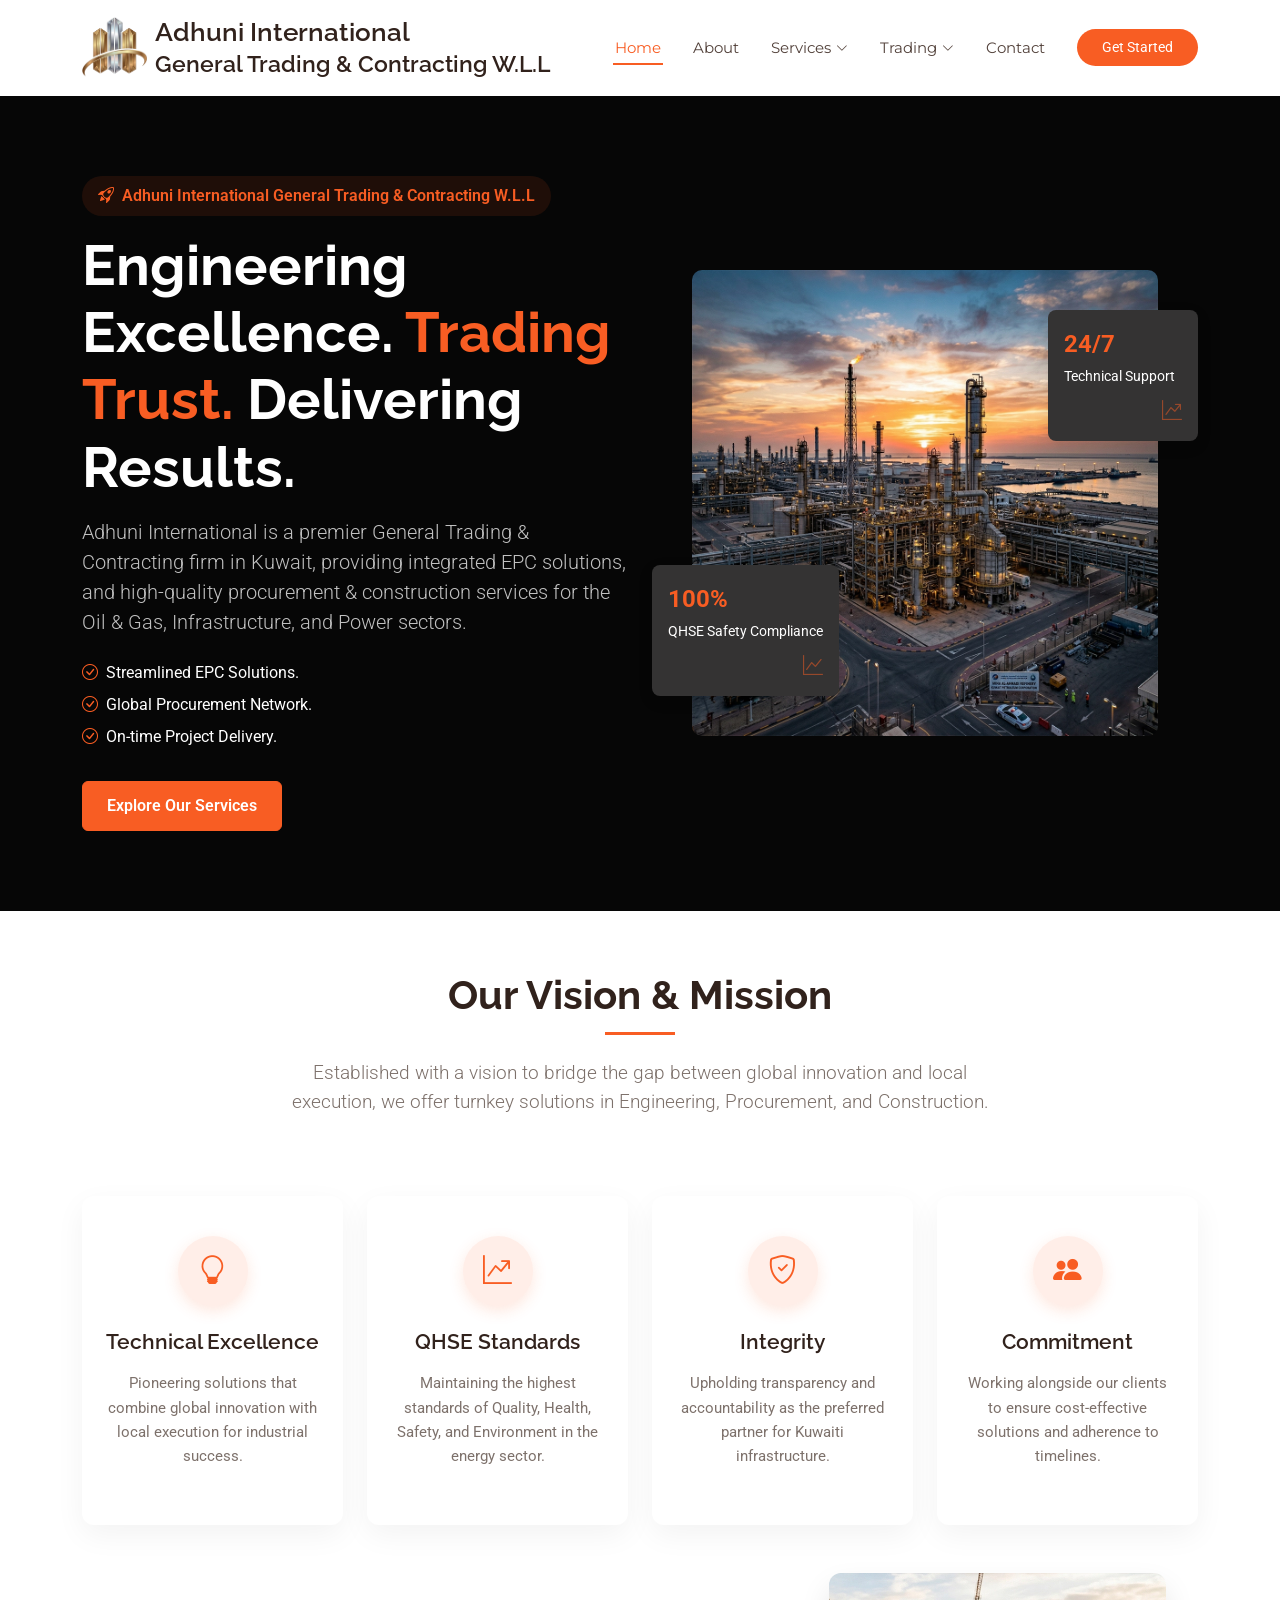
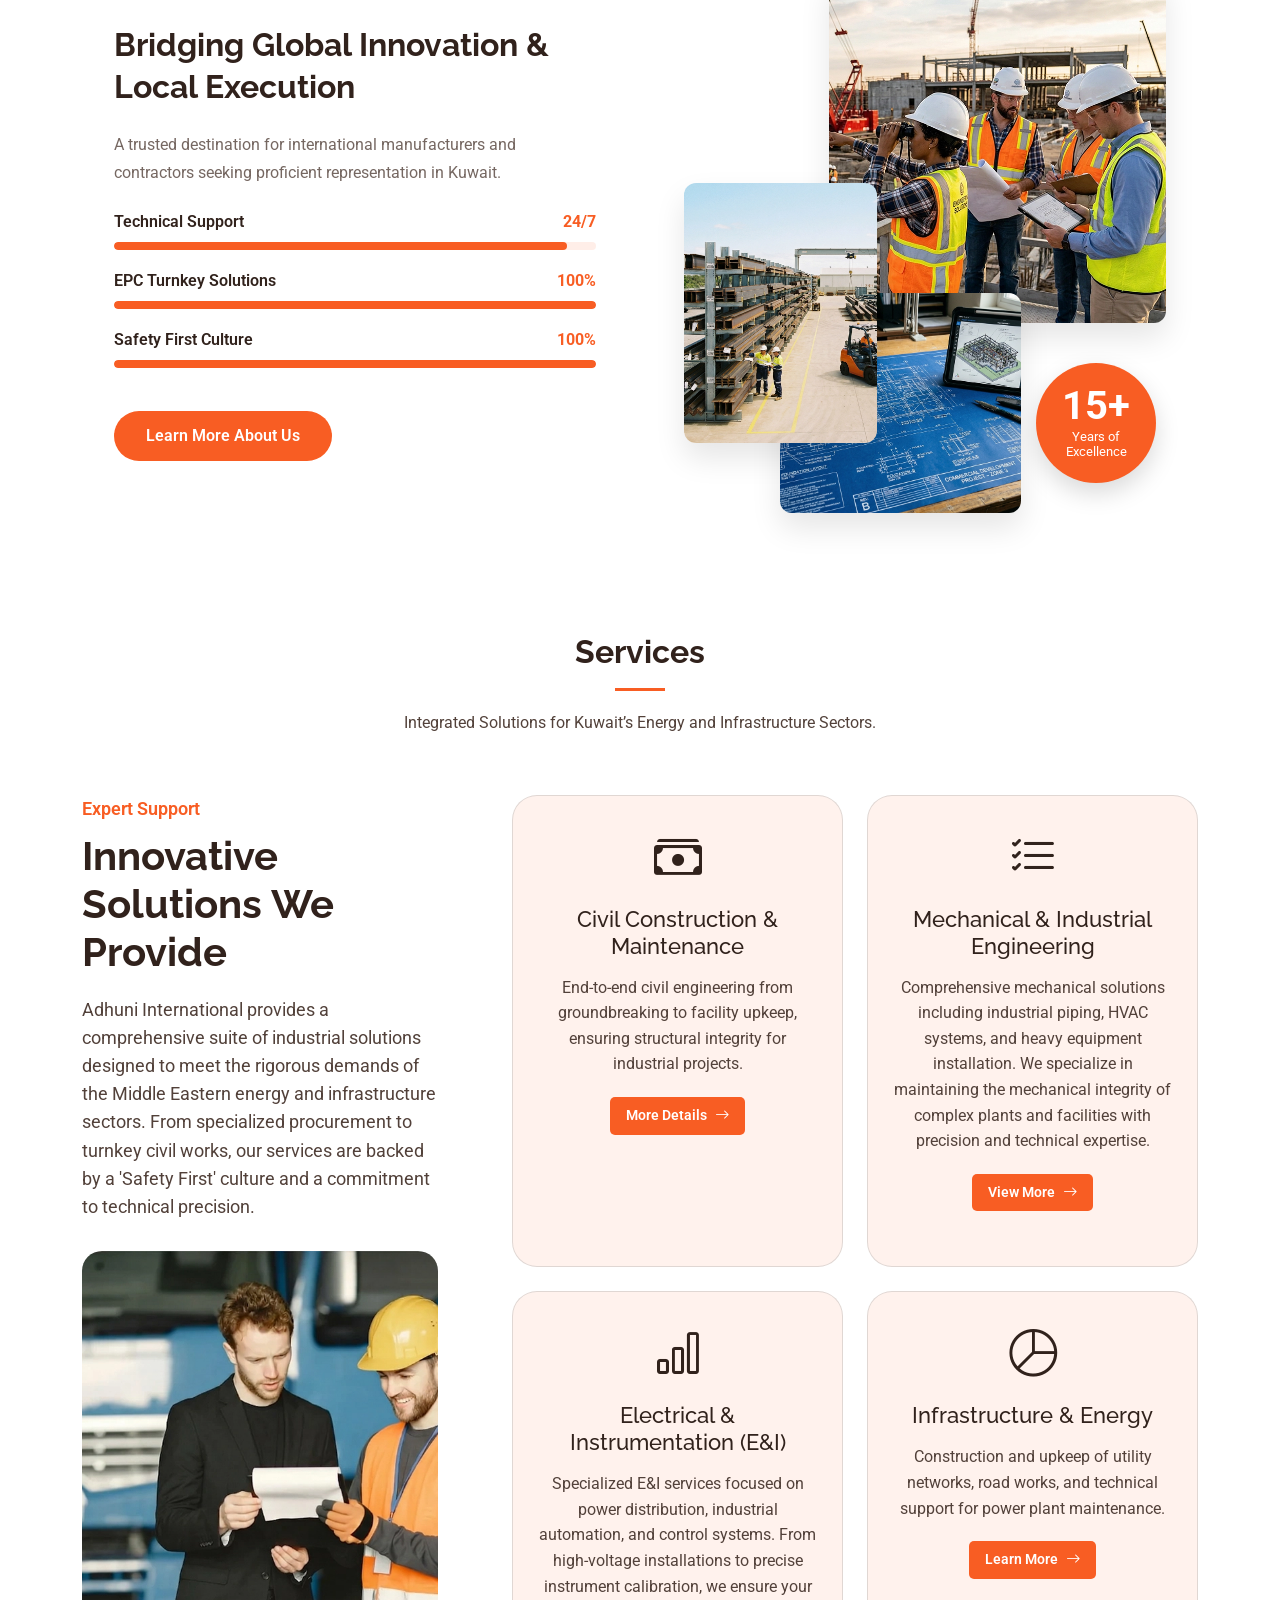
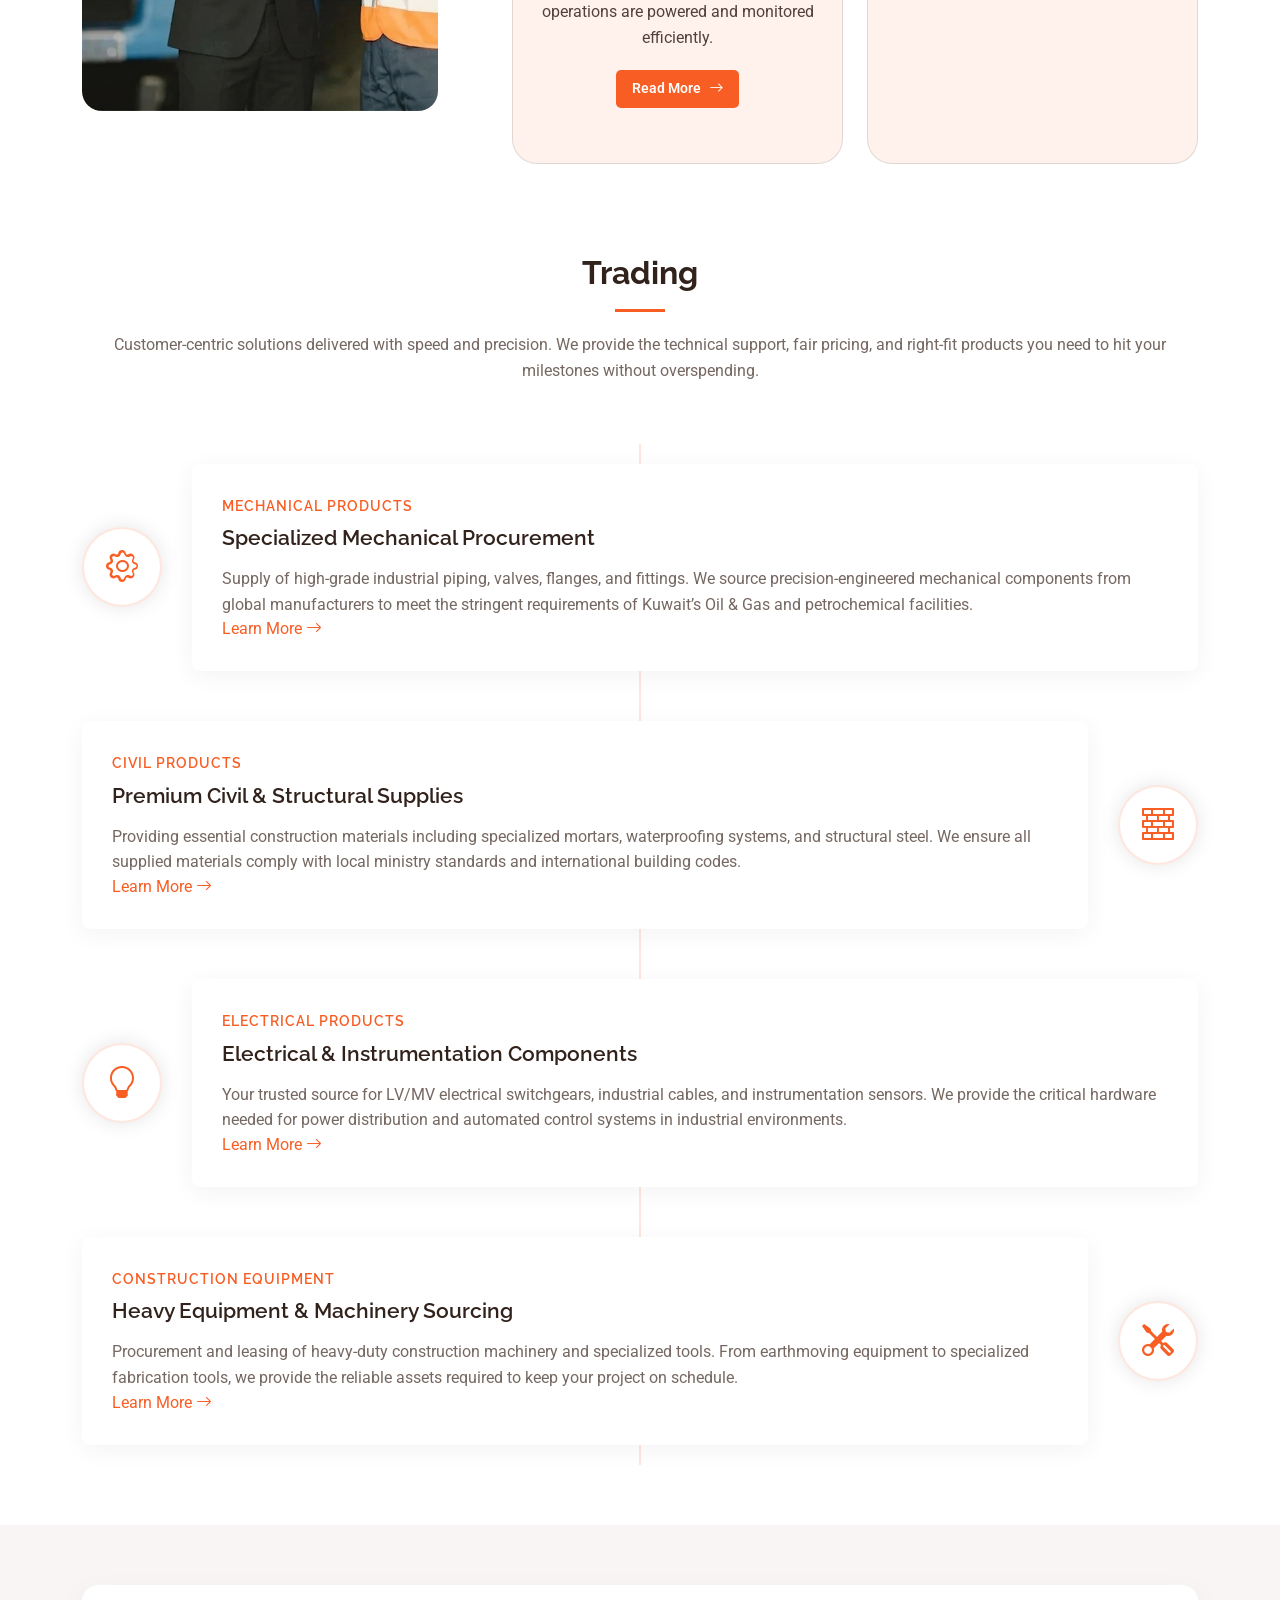
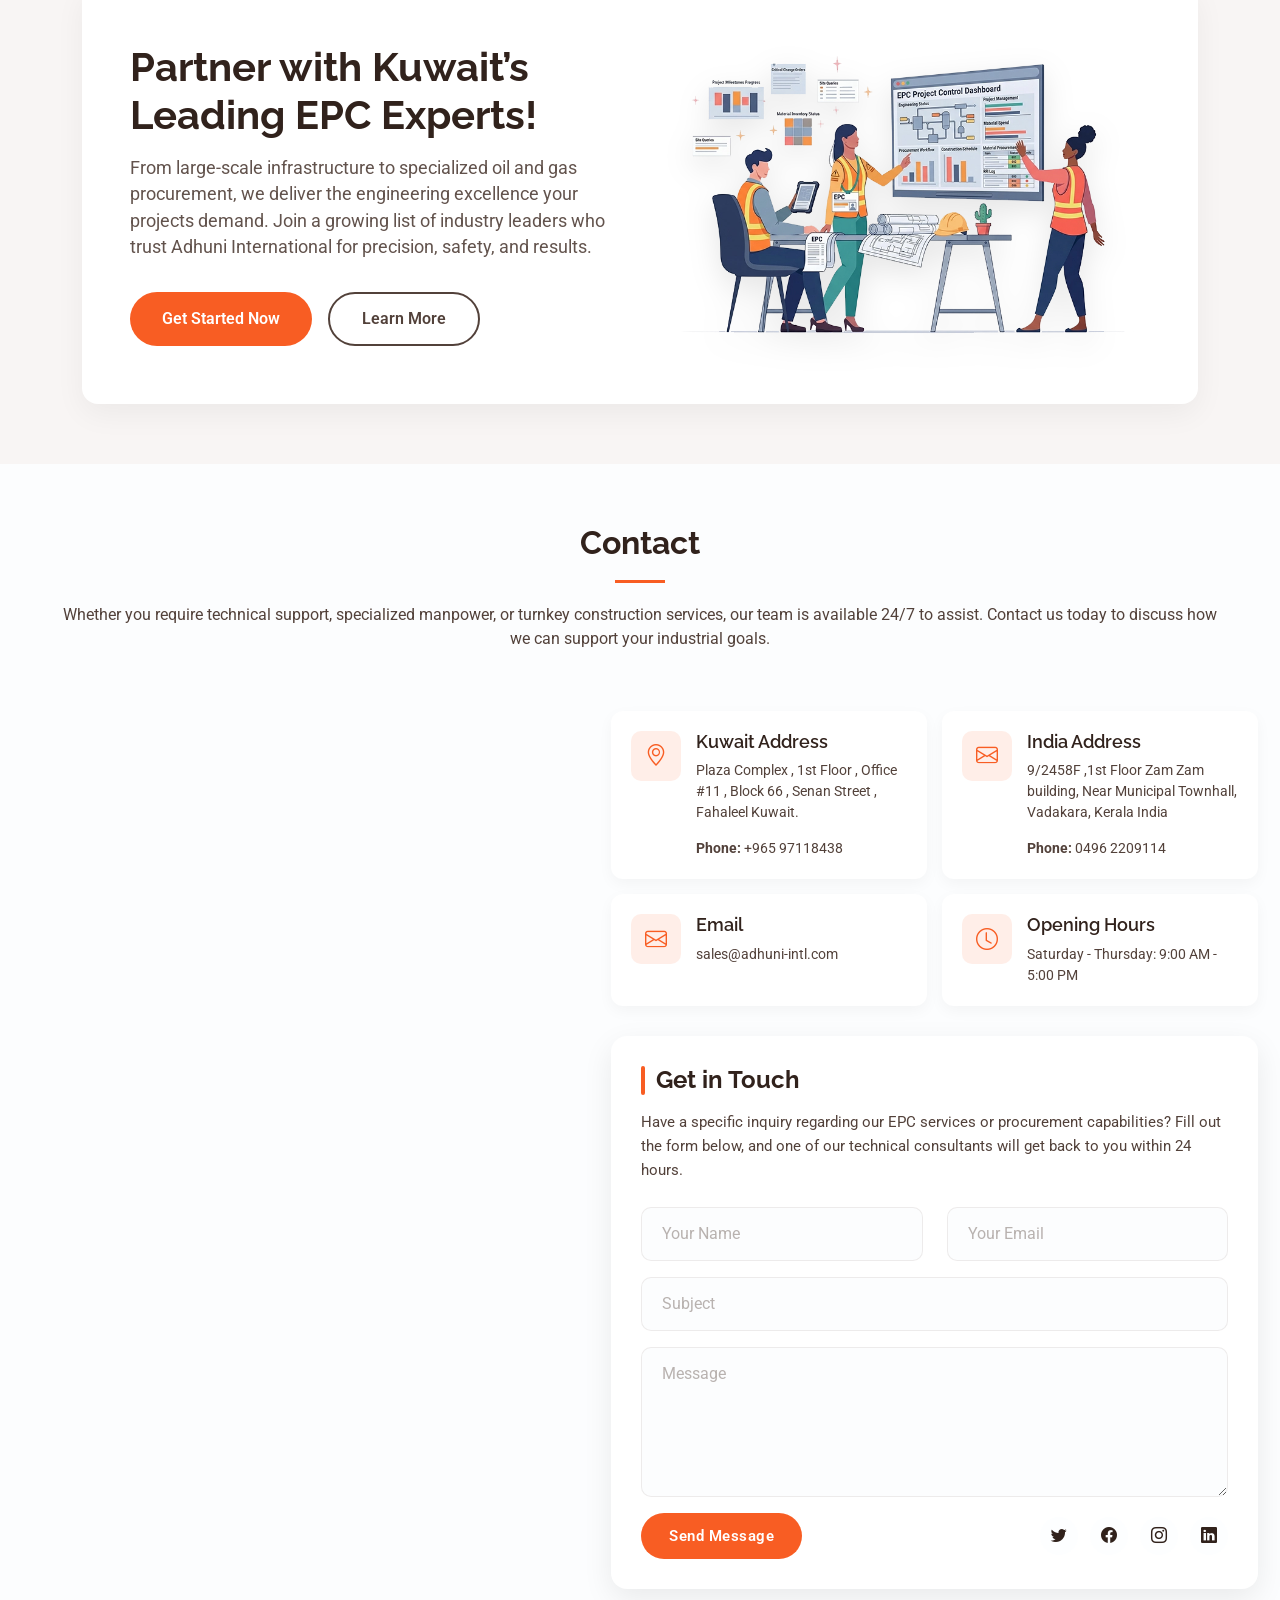
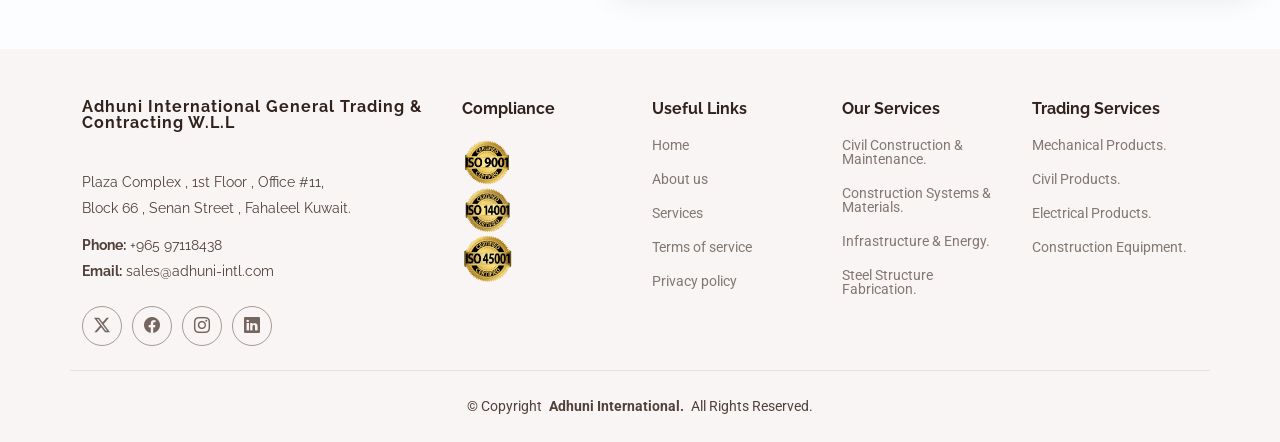
<file: index.html>
<!DOCTYPE html>
<html lang="en">

<head>
  <meta charset="utf-8">
  <meta content="width=device-width, initial-scale=1.0" name="viewport">
  <title>Home - Adhuni International</title>
  <meta name="description" content="">
  <meta name="keywords" content="">

  <!-- Favicons -->
  <link href="assets/img/favicon.png" rel="icon">

  <!-- Fonts -->
  <link href="https://fonts.googleapis.com" rel="preconnect">
  <link href="https://fonts.gstatic.com" rel="preconnect" crossorigin>
  <link href="https://fonts.googleapis.com/css2?family=Roboto:ital,wght@0,100;0,300;0,400;0,500;0,700;0,900;1,100;1,300;1,400;1,500;1,700;1,900&family=Montserrat:ital,wght@0,100;0,200;0,300;0,400;0,500;0,600;0,700;0,800;0,900;1,100;1,200;1,300;1,400;1,500;1,600;1,700;1,800;1,900&family=Raleway:ital,wght@0,100;0,200;0,300;0,400;0,500;0,600;0,700;0,800;0,900;1,100;1,200;1,300;1,400;1,500;1,600;1,700;1,800;1,900&display=swap" rel="stylesheet">

  <!-- Vendor CSS Files -->
  <link href="assets/vendor/bootstrap/css/bootstrap.min.css" rel="stylesheet">
  <link href="assets/vendor/bootstrap-icons/bootstrap-icons.css" rel="stylesheet">
  <link href="assets/vendor/aos/aos.css" rel="stylesheet">
  <link href="assets/vendor/swiper/swiper-bundle.min.css" rel="stylesheet">

  <!-- Main CSS File -->
  <link href="assets/css/main.css" rel="stylesheet">

  <!-- =======================================================
  * Template Name: Scout
  * Template URL: https://bootstrapmade.com/scout-bootstrap-multipurpose-template/
  * Updated: May 05 2025 with Bootstrap v5.3.5
  * Author: BootstrapMade.com
  * License: https://bootstrapmade.com/license/
  ======================================================== -->
</head>

<body class="index-page">

  <header id="header" class="header d-flex align-items-center sticky-top">
    <div class="container-fluid container-xl position-relative d-flex align-items-center">

      <a href="index.html" class="logo d-flex align-items-center me-auto">
        <img src="assets/img/Adhuni International logo icon.png" alt="">
        <h1 class="sitename">Adhuni International <br/> <small>General Trading & Contracting W.L.L</small></h1>
      </a>

      <nav id="navmenu" class="navmenu">
        <ul>
          <li><a href="#hero" class="active">Home</a></li>
          <li><a href="about.html#about">About</a></li>
          <li class="dropdown"><a href="service-details.html#services"><span>Services</span> <i class="bi bi-chevron-down toggle-dropdown"></i></a>
            <ul>
              <li><a href="service-details.html">Civil Construction & Maintenance</a></li>
              <li><a href="service-details.html">Mechanical & Industrial Engineering</a></li>
              <li><a href="service-details.html">Electrical & Instrumentation</a></li>
              <li><a href="service-details.html">Infrastructure & Energy</a></li>
            </ul>
          </li>
          <li class="dropdown"><a href="trading.html#how-we-work"><span>Trading</span> <i class="bi bi-chevron-down toggle-dropdown"></i></a>
            <ul>
              <li><a href="trading.html">Mechanical Products</a></li>
              <li><a href="trading.html">Civil Products</a></li>
              <li><a href="trading.html">Electrical Products</a></li>
              <li><a href="trading.html">Construction Equipment</a></li>
            </ul>
          </li>
          <li><a href="contact.html#contact">Contact</a></li>
        </ul>
        <i class="mobile-nav-toggle d-xl-none bi bi-list"></i>
      </nav>

      <a class="btn-getstarted" href="index.html#contact">Get Started</a>

    </div>
  </header>

  <main class="main">

    <!-- Hero Section -->
    <section id="hero" class="hero section dark-background">
      <div class="container" data-aos="fade-up">
        <div class="row align-items-center">
          <div class="col-lg-6">
            <div class="hero-content" data-aos="fade-up" data-aos-delay="100">
              <div class="hero-tag">
                <i class="bi bi-rocket-takeoff"></i>
                <span>Adhuni International General Trading & Contracting W.L.L</span>
              </div>
              <h1>Engineering Excellence. <span class="highlight">Trading Trust.</span> Delivering Results.</h1>
              <p class="lead">Adhuni International is a premier General Trading & Contracting firm in Kuwait, providing integrated EPC solutions, and high-quality procurement & construction services for the Oil & Gas, Infrastructure, and Power sectors.</p>
              <ul class="hero-features">
                <li><i class="bi bi-check-circle"></i> Streamlined EPC Solutions.</li>
                <li><i class="bi bi-check-circle"></i> Global Procurement Network.</li>
                <li><i class="bi bi-check-circle"></i> On-time Project Delivery.</li>
              </ul>
              <div class="hero-cta">
                <a href="#services" class="btn btn-primary">Explore Our Services</a>
                <!-- a href="tel:+965 97118438" class="btn btn-link"><i class="bi bi-telephone"></i> +965 97118438 </a -->
              </div>
            </div>
          </div>
          <div class="col-lg-6">
            <div class="hero-image-wrapper" data-aos="fade-up" data-aos-delay="300">
              <img src="assets/img/about/about-square-13.webp" alt="" class="img-fluid hero-image">
              <div class="stat-card top-right">
                <div class="stat-value">24/7</div>
                <div class="stat-label">Technical Support</div>
                <div class="stat-icon">
                  <i class="bi bi-graph-up-arrow"></i>
                </div>
              </div>
              <div class="stat-card bottom-left">
                <div class="stat-value">100%</div>
                <div class="stat-label">QHSE Safety Compliance</div>
                <div class="stat-icon">
                  <i class="bi bi-graph-up"></i>
                </div>
              </div>
            </div>
          </div>
        </div>
      </div>
    </section><!-- /Hero Section -->

    <!-- About Section -->
    <section id="about" class="about section">

      <div class="container" data-aos="fade-up" data-aos-delay="100">

        <div class="row justify-content-center mb-5">
          <div class="col-lg-8 text-center" data-aos="fade-up" data-aos-delay="200">
            <h2 class="section-heading">Our Vision &amp; Mission</h2>
            <p class="lead">Established with a vision to bridge the gap between global innovation and local execution, we offer turnkey solutions in Engineering, Procurement, and Construction.</p>
          </div>
        </div>

        <div class="row g-4 mb-5">
          <div class="col-md-6 col-lg-3" data-aos="fade-up" data-aos-delay="100">
            <div class="feature-box">
              <div class="icon-container">
                <i class="bi bi-lightbulb"></i>
              </div>
              <h4>Technical Excellence</h4>
              <p>Pioneering solutions that combine global innovation with local execution for industrial success.</p>
            </div>
          </div>

          <div class="col-md-6 col-lg-3" data-aos="fade-up" data-aos-delay="200">
            <div class="feature-box">
              <div class="icon-container">
                <i class="bi bi-graph-up-arrow"></i>
              </div>
              <h4>QHSE Standards</h4>
              <p>Maintaining the highest standards of Quality, Health, Safety, and Environment in the energy sector.</p>
            </div>
          </div>

          <div class="col-md-6 col-lg-3" data-aos="fade-up" data-aos-delay="300">
            <div class="feature-box">
              <div class="icon-container">
                <i class="bi bi-shield-check"></i>
              </div>
              <h4>Integrity</h4>
              <p>Upholding transparency and accountability as the preferred partner for Kuwaiti infrastructure.</p>
            </div>
          </div>

          <div class="col-md-6 col-lg-3" data-aos="fade-up" data-aos-delay="400">
            <div class="feature-box">
              <div class="icon-container">
                <i class="bi bi-people-fill"></i>
              </div>
              <h4>Commitment</h4>
              <p>Working alongside our clients to ensure cost-effective solutions and adherence to timelines.</p>
            </div>
          </div>
        </div>

        <div class="row align-items-center about-showcase">
          <div class="col-lg-6 order-lg-2" data-aos="fade-left" data-aos-delay="300">
            <div class="about-image-grid">
              <img src="assets/img/about/about-15.webp" class="img-grid-main" alt="Our company vision">
              <img src="assets/img/about/about-17.webp" class="img-grid-secondary" alt="Our team">
              <img src="assets/img/about/about-square-5.webp" class="img-grid-tertiary" alt="Our workspace">
              <div class="experience-badge" data-aos="zoom-in" data-aos-delay="500">
                <span class="years">15+</span>
                <span class="text">Years of Excellence</span>
              </div>
            </div>
          </div>
          <div class="col-lg-6 order-lg-1" data-aos="fade-right" data-aos-delay="200">
            <div class="about-content-box">
              <h3>Bridging Global Innovation & Local Execution</h3>
              <p class="mb-4">A trusted destination for international manufacturers and contractors seeking proficient representation in Kuwait.</p>

              <div class="progress-item">
                <div class="d-flex justify-content-between">
                  <span class="progress-title">Technical Support</span>
                  <span class="progress-percent">24/7</span>
                </div>
                <div class="progress">
                  <div class="progress-bar" role="progressbar" style="width: 94%" aria-valuenow="94" aria-valuemin="0" aria-valuemax="100"></div>
                </div>
              </div>

              <div class="progress-item">
                <div class="d-flex justify-content-between">
                  <span class="progress-title">EPC Turnkey Solutions</span>
                  <span class="progress-percent">100%</span>
                </div>
                <div class="progress">
                  <div class="progress-bar" role="progressbar" style="width: 100%" aria-valuenow="100" aria-valuemin="0" aria-valuemax="100"></div>
                </div>
              </div>

              <div class="progress-item">
                <div class="d-flex justify-content-between">
                  <span class="progress-title">Safety First Culture</span>
                  <span class="progress-percent">100%</span>
                </div>
                <div class="progress">
                  <div class="progress-bar" role="progressbar" style="width: 100%" aria-valuenow="100" aria-valuemin="0" aria-valuemax="100"></div>
                </div>
              </div>

              <a href="about.html" class="btn btn-discover mt-4">Learn More About Us</a>
            </div>
          </div>
        </div>

      </div>

    </section><!-- /About Section -->

  

    <!-- Services Section -->
    <section id="services" class="services section">

      <!-- Section Title -->
      <div class="container section-title" data-aos="fade-up">
        <h2>Services</h2>
        <p>Integrated Solutions for Kuwait’s Energy and Infrastructure Sectors.</p>
      </div><!-- End Section Title -->

      <div class="container" data-aos="fade-up" data-aos-delay="100">

        <div class="services-row">
          <div class="row">
            <div class="col-lg-4">
              <div class="services-headline" data-aos="fade-up">
                <p class="services-subtitle">Expert Support</p>
                <h2 class="services-title">Innovative Solutions We Provide</h2>
              </div>

              <div class="services-description" data-aos="fade-up" data-aos-delay="100">
                <p>Adhuni International provides a comprehensive suite of industrial solutions designed to meet the rigorous demands of the Middle Eastern energy and infrastructure sectors. From specialized procurement to turnkey civil works, our services are backed by a 'Safety First' culture and a commitment to technical precision.</p>
              </div>

              <div class="services-image-container" data-aos="fade-up" data-aos-delay="200">
                <div class="services-image">
                  <img src="assets/img/services/services-12.webp" alt="Services" class="img-fluid">
                </div>
              </div>
            </div>

            <div class="col-lg-8">
              <div class="services-grid">
                <div class="row gy-4">
                  <!-- Service Item 1 -->
                  <div class="col-md-6" data-aos="fade-up" data-aos-delay="100">
                    <div class="service-card">
                      <div class="service-content text-center">
                        <div class="service-icon">
                          <i class="bi bi-cash-stack"></i>
                        </div>
                        <div class="service-info">
                          <h3><a href="#">Civil Construction & Maintenance</a></h3>
                          <p>End-to-end civil engineering from groundbreaking to facility upkeep, ensuring structural integrity for industrial projects.</p>
                          <div class="service-action">
                            <a href="service-details.html" class="read-more-btn">More Details <i class="bi bi-arrow-right"></i></a>
                          </div>
                        </div>
                      </div>
                    </div>
                  </div>

                  <!-- Service Item 2 -->
                  <div class="col-md-6" data-aos="fade-up" data-aos-delay="200">
                    <div class="service-card">
                      <div class="service-content text-center">
                        <div class="service-icon">
                          <i class="bi bi-list-check"></i>
                        </div>
                        <div class="service-info">
                          <h3><a href="#">Mechanical & Industrial Engineering</a></h3>
                          <p>Comprehensive mechanical solutions including industrial piping, HVAC systems, and heavy equipment installation. We specialize in maintaining the mechanical integrity of complex plants and facilities with precision and technical expertise.</p>
                          <div class="service-action">
                            <a href="service-details.html" class="read-more-btn">View More <i class="bi bi-arrow-right"></i></a>
                          </div>
                        </div>
                      </div>
                    </div>
                  </div>

                  <!-- Service Item 3 -->
                  <div class="col-md-6" data-aos="fade-up" data-aos-delay="300">
                    <div class="service-card">
                      <div class="service-content text-center">
                        <div class="service-icon">
                          <i class="bi bi-bar-chart"></i>
                        </div>
                        <div class="service-info">
                          <h3><a href="#">Electrical & Instrumentation (E&I)</a></h3>
                          <p>Specialized E&I services focused on power distribution, industrial automation, and control systems. From high-voltage installations to precise instrument calibration, we ensure your operations are powered and monitored efficiently.</p>
                          <div class="service-action">
                            <a href="service-details.html" class="read-more-btn">Read More <i class="bi bi-arrow-right"></i></a>
                          </div>
                        </div>
                      </div>
                    </div>
                  </div>

                  <!-- Service Item 4 -->
                  <div class="col-md-6" data-aos="fade-up" data-aos-delay="400">
                    <div class="service-card">
                      <div class="service-content text-center">
                        <div class="service-icon">
                          <i class="bi bi-pie-chart"></i>
                        </div>
                        <div class="service-info">
                          <h3><a href="#">Infrastructure & Energy</a></h3>
                          <p>Construction and upkeep of utility networks, road works, and technical support for power plant maintenance.</p>
                          <div class="service-action">
                            <a href="service-details.html" class="read-more-btn">Learn More <i class="bi bi-arrow-right"></i></a>
                          </div>
                        </div>
                      </div>
                    </div>
                  </div>
                </div>
              </div>
            </div>
          </div>
        </div>

      </div>

    </section><!-- /Services Section -->

   

       <!-- Trading Section -->
    <section id="how-we-work" class="how-we-work section">

      <!-- Section Title -->
      <div class="container section-title" data-aos="fade-up">
        <h2>Trading</h2>
        <p>Customer-centric solutions delivered with speed and precision. We provide the technical support, fair pricing, and right-fit products you need to hit your milestones without overspending.</p>
      </div><!-- End Section Title -->

      <div class="container" data-aos="fade-up" data-aos-delay="100">

        <div class="steps-wrapper">

          <div class="step-item" data-aos="fade-right" data-aos-delay="200">
            <div class="step-content">
              <div class="step-icon">
                <i class="bi bi-gear"></i>
              </div>
              <div class="step-info">
                <span class="step-number">Mechanical Products</span>
                <h3>Specialized Mechanical Procurement</h3>
                <p>Supply of high-grade industrial piping, valves, flanges, and fittings. We source precision-engineered mechanical components from global manufacturers to meet the stringent requirements of Kuwait’s Oil & Gas and petrochemical facilities.</p>
                <a href="trading.html#mech" class="read-more-link">Learn More <i class="bi bi-arrow-right"></i></a>
              </div>
            </div>
          </div><!-- End Step Item -->

          <div class="step-item" data-aos="fade-left" data-aos-delay="300">
            <div class="step-content">
              <div class="step-icon">
                <i class="bi bi-bricks"></i>
              </div>
              <div class="step-info">
                <span class="step-number">Civil Products</span>
                <h3>Premium Civil & Structural Supplies</h3>
                <p>Providing essential construction materials including specialized mortars, waterproofing systems, and structural steel. We ensure all supplied materials comply with local ministry standards and international building codes.</p>
                <a href="trading.html#civil" class="read-more-link">Learn More <i class="bi bi-arrow-right"></i></a>
              </div>
            </div>
          </div><!-- End Step Item -->

          <div class="step-item" data-aos="fade-right" data-aos-delay="400">
            <div class="step-content">
              <div class="step-icon">
               <i class="bi bi-lightbulb"></i> 
              </div>
              <div class="step-info">
                <span class="step-number">Electrical Products</span>
                <h3>Electrical & Instrumentation Components</h3>
                <p>Your trusted source for LV/MV electrical switchgears, industrial cables, and instrumentation sensors. We provide the critical hardware needed for power distribution and automated control systems in industrial environments.</p>
                <a href="trading.html#electrical" class="read-more-link">Learn More <i class="bi bi-arrow-right"></i></a>
              </div>
            </div>
          </div><!-- End Step Item -->

          <div class="step-item" data-aos="fade-left" data-aos-delay="500">
            <div class="step-content">
              <div class="step-icon">
                <i class="bi bi-tools"></i>
              </div>
              <div class="step-info">
                <span class="step-number">Construction Equipment</span>
                <h3>Heavy Equipment & Machinery Sourcing</h3>
                <p>Procurement and leasing of heavy-duty construction machinery and specialized tools. From earthmoving equipment to specialized fabrication tools, we provide the reliable assets required to keep your project on schedule.</p>
                <a href="trading.html#construction" class="read-more-link">Learn More <i class="bi bi-arrow-right"></i></a>
              </div>
            </div>
          </div><!-- End Step Item -->

        </div>

      </div>

    </section><!-- /How We Work Section -->


    <!-- Call To Action Section -->
    <section id="call-to-action" class="call-to-action section light-background">
      <div class="container" data-aos="fade-up" data-aos-delay="100">
        <div class="cta-wrapper">
          <div class="cta-content" data-aos="fade-right" data-aos-delay="200">
            <h2>Partner with Kuwait’s Leading EPC Experts!</h2>
            <p>From large-scale infrastructure to specialized oil and gas procurement, we deliver the engineering excellence your projects demand. Join a growing list of industry leaders who trust Adhuni International for precision, safety, and results.</p>
            <div class="cta-buttons">
              <a href="#" class="btn-primary">Get Started Now</a>
              <a href="#" class="btn-outline">Learn More</a>
            </div>
          </div>
          <div class="cta-image" data-aos="fade-left" data-aos-delay="300">
            <img src="assets/img/illustration/illustration-13.webp" alt="CTA Illustration" class="img-fluid">
          </div>
        </div>
      </div>
    </section><!-- /Call To Action Section -->

    

    <!-- Contact Section -->
    <section id="contact" class="contact section">
      <!-- Section Title -->
      <div class="container section-title" data-aos="fade-up">
        <h2>Contact</h2>
        <p>Whether you require technical support, specialized manpower, or turnkey construction services, our team is available 24/7 to assist. Contact us today to discuss how we can support your industrial goals.</p>
      </div><!-- End Section Title -->

      <div class="container" data-aos="fade-up" data-aos-delay="100">
        <div class="contact-main-wrapper">
          <div class="map-wrapper">
            <iframe src="https://www.google.com/maps/embed?pb=!1m13!1m8!1m3!1d6638.757551542332!2d48.13449065922568!3d29.081628864417485!3m2!1i1024!2i768!4f13.1!3m2!1m1!2zMjnCsDA0JzU0LjQiTiA0OMKwMDgnMDYuMyJF!5e1!3m2!1sen!2sin!4v1775640410143!5m2!1sen!2sin" width="600" height="100%" style="border:0;" allowfullscreen="" loading="lazy" referrerpolicy="no-referrer-when-downgrade"></iframe>
          </div>

          <div class="contact-content">
            <div class="contact-cards-container" data-aos="fade-up" data-aos-delay="300">
              <div class="contact-card">
                <div class="icon-box">
                  <i class="bi bi-geo-alt"></i>
                </div>
                <div class="contact-text">
                  <h4>Kuwait Address</h4>
                  <p>Plaza Complex , 1st Floor , Office #11 , Block 66 , Senan Street , Fahaleel Kuwait.</p>
                  <p style="margin-top: 15px;"><strong>Phone:</strong> <span>+965 97118438</span></p>
                </div>
              </div>

              <div class="contact-card">
                <div class="icon-box">
                  <i class="bi bi-envelope"></i>
                </div>
                <div class="contact-text">
                  <h4>India Address</h4>
                  <p>9/2458F ,1st Floor Zam Zam building, Near Municipal Townhall, Vadakara, Kerala India</p>
                  <p style="margin-top: 15px;"><strong>Phone:</strong> <span>0496 2209114</span></p>
                </div>
              </div>

              <div class="contact-card">
                <div class="icon-box">
                  <i class="bi bi-envelope"></i>
                </div>
                <div class="contact-text">
                  <h4>Email</h4>
                  <p>sales@adhuni-intl.com</p>
                </div>
              </div>

              <div class="contact-card">
                <div class="icon-box">
                  <i class="bi bi-clock"></i>
                </div>
                <div class="contact-text">
                  <h4>Opening Hours</h4>
                  <p>Saturday - Thursday: 9:00 AM - 5:00 PM</p>
                </div>
              </div>
            </div>

            <div class="contact-form-container" data-aos="fade-up" data-aos-delay="400">
              <h3>Get in Touch</h3>
              <p>Have a specific inquiry regarding our EPC services or procurement capabilities? Fill out the form below, and one of our technical consultants will get back to you within 24 hours.</p>

              <form action="#" method="post" class="php-email-form">
                <div class="row">
                  <div class="col-md-6 form-group">
                    <input type="text" name="name" class="form-control" id="name" placeholder="Your Name" required="">
                  </div>
                  <div class="col-md-6 form-group mt-3 mt-md-0">
                    <input type="email" class="form-control" name="email" id="email" placeholder="Your Email" required="">
                  </div>
                </div>
                <div class="form-group mt-3">
                  <input type="text" class="form-control" name="subject" id="subject" placeholder="Subject" required="">
                </div>
                <div class="form-group mt-3">
                  <textarea class="form-control" name="message" rows="5" placeholder="Message" required=""></textarea>
                </div>

                <div class="my-3">
                  <div class="loading">Loading</div>
                  <div class="error-message"></div>
                  <div class="sent-message">Your message has been sent. Thank you!</div>
                </div>

                <div class="form-submit">
                  <button type="submit">Send Message</button>
                  <div class="social-links">
                    <a href="#"><i class="bi bi-twitter"></i></a>
                    <a href="#"><i class="bi bi-facebook"></i></a>
                    <a href="#"><i class="bi bi-instagram"></i></a>
                    <a href="#"><i class="bi bi-linkedin"></i></a>
                  </div>
                </div>
              </form>
            </div>
          </div>
        </div>
      </div>
    </section><!-- /Contact Section -->

  </main>

  <footer id="footer" class="footer position-relative light-background">

    <div class="container footer-top">
      <div class="row gy-4">
        <div class="col-lg-4 col-md-6 footer-about">
          <a href="index.html" class="logo d-flex align-items-center">
            <span class="sitename" style="font-size: medium;">Adhuni International General Trading & Contracting W.L.L</span>
          </a>
          <div class="footer-contact pt-3">
            <p>Plaza Complex , 1st Floor , Office #11,</p>
            <p>Block 66 , Senan Street , Fahaleel Kuwait.</p>
            <p class="mt-3"><strong>Phone:</strong> <span>+965 97118438</span></p>
            <p><strong>Email:</strong> <span>sales@adhuni-intl.com</span></p>
          </div>
          <div class="social-links d-flex mt-4">
            <a href=""><i class="bi bi-twitter-x"></i></a>
            <a href=""><i class="bi bi-facebook"></i></a>
            <a href=""><i class="bi bi-instagram"></i></a>
            <a href=""><i class="bi bi-linkedin"></i></a>
          </div>
        </div>

        <div class="col-lg-2 col-md-3 footer-links">
          <h4>Compliance</h4>
          <p data-aos="fade-up" data-aos-delay="100">
            <img src="assets/img/iso.png" alt="ISO" class="img-fluid" style="width: 30%;"/>
          </p>
        </div>

        <div class="col-lg-2 col-md-3 footer-links">
          <h4>Useful Links</h4>
          <ul>
            <li><a href="#">Home</a></li>
            <li><a href="about.html">About us</a></li>
            <li><a href="service-details.html">Services</a></li>
            <li><a href="#">Terms of service</a></li>
            <li><a href="#">Privacy policy</a></li>
          </ul>
        </div>

        <div class="col-lg-2 col-md-3 footer-links">
          <h4>Our Services</h4>
          <ul>
            <li><a href="service-details.html">Civil Construction & Maintenance.</a></li>
              <li><a href="service-details.html">Construction Systems & Materials.</a></li>
              <li><a href="service-details.html">Infrastructure & Energy.</a></li>
              <li><a href="service-details.html">Steel Structure Fabrication.</a></li>
          </ul>
        </div>

        <div class="col-lg-2 col-md-3 footer-links">
          <h4>Trading Services</h4>
        <ul>
              <li><a href="trading.html">Mechanical Products.</a></li>
              <li><a href="trading.html">Civil Products.</a></li>
              <li><a href="trading.html">Electrical Products.</a></li>
              <li><a href="trading.html">Construction Equipment.</a></li>
            </ul>
        </div>

      </div>
    </div>

    <div class="container copyright text-center mt-4">
      <p>© <span>Copyright</span> <strong class="px-1 sitename">Adhuni International.</strong> <span>All Rights Reserved.</span></p>
      <!-- div class="credits">
        Designed by <a href="https://bootstrapmade.com/">BootstrapMade</a> | <a href="https://bootstrapmade.com/tools/">DevTools</a>
      </div -->
    </div>

  </footer>

  <!-- Scroll Top -->
  <a href="#" id="scroll-top" class="scroll-top d-flex align-items-center justify-content-center"><i class="bi bi-arrow-up-short"></i></a>

  <!-- Vendor JS Files -->
  <script src="assets/vendor/bootstrap/js/bootstrap.bundle.min.js"></script>
  <script src="assets/vendor/php-email-form/validate.js"></script>
  <script src="assets/vendor/aos/aos.js"></script>
  <script src="assets/vendor/purecounter/purecounter_vanilla.js"></script>
  <script src="assets/vendor/swiper/swiper-bundle.min.js"></script>

  <!-- Main JS File -->
  <script src="assets/js/main.js"></script>

</body>

</html>
</file>
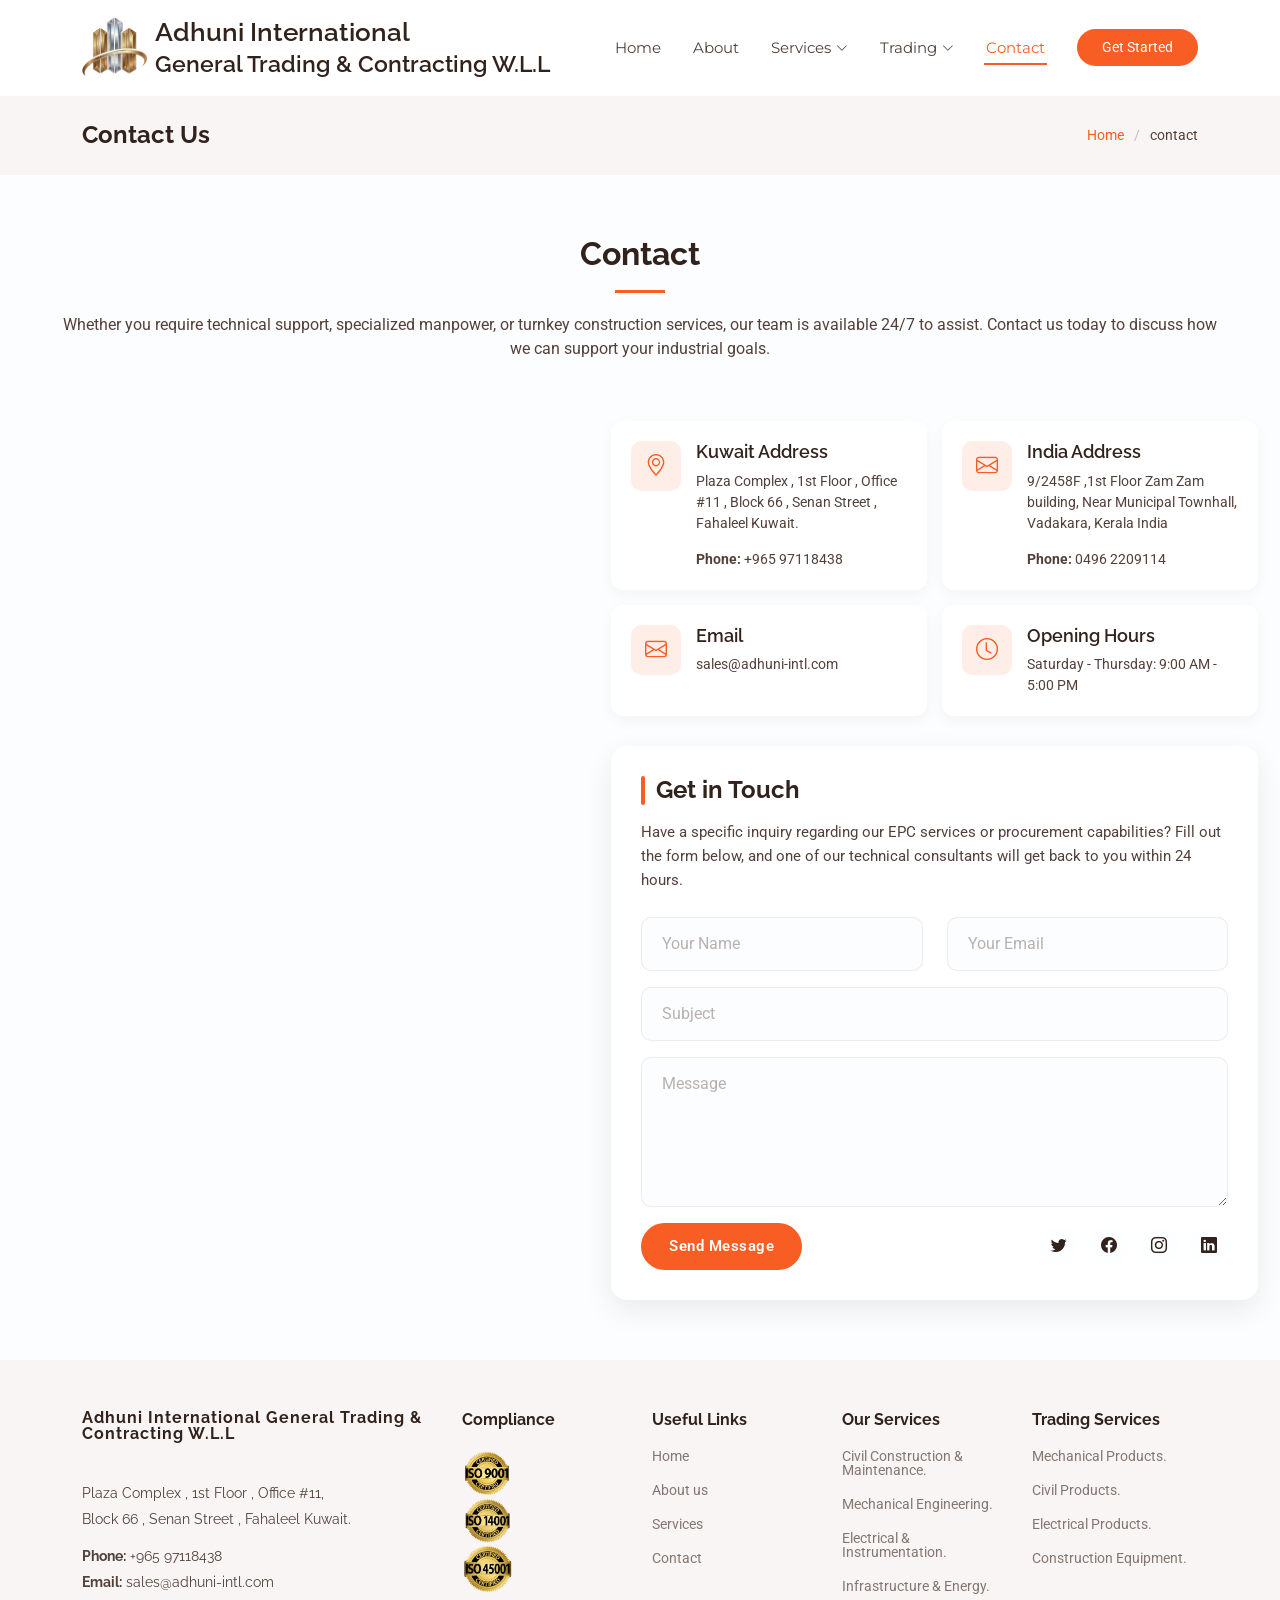
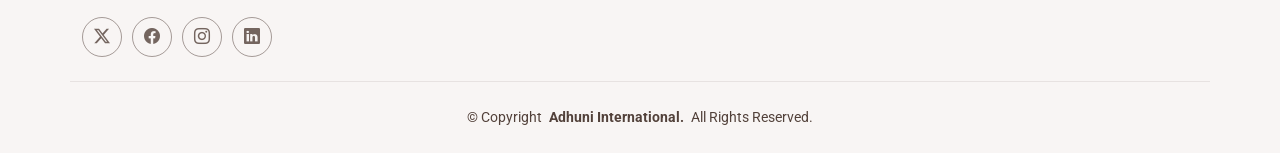
<file: contact.html>
<!DOCTYPE html>
<html lang="en">

<head>
  <meta charset="utf-8">
  <meta content="width=device-width, initial-scale=1.0" name="viewport">
  <title>About Us - Adhuni International</title>
  <meta name="description" content="Learn more about Adhuni International, a premier General Trading & Contracting firm in Kuwait specializing in EPC solutions for Oil & Gas, Infrastructure, and Power sectors.">
  <meta name="keywords" content="About Adhuni International, Kuwait Contracting, EPC Solutions, Oil & Gas Kuwait, Engineering Excellence">

  <!-- Favicons -->
  <link href="assets/img/favicon.png" rel="icon">
  <link href="assets/img/Adhuni International logo icon.png" rel="apple-touch-icon">

  <!-- Fonts -->
  <link href="https://fonts.googleapis.com" rel="preconnect">
  <link href="https://fonts.gstatic.com" rel="preconnect" crossorigin>
  <link href="https://fonts.googleapis.com/css2?family=Roboto:ital,wght@0,100;0,300;0,400;0,500;0,700;0,900;1,100;1,300;1,400;1,500;1,700;1,900&family=Montserrat:ital,wght@0,100;0,200;0,300;0,400;0,500;0,600;0,700;0,800;0,900;1,100;1,200;1,300;1,400;1,500;1,600;1,700;1,800;1,900&family=Raleway:ital,wght@0,100;0,200;0,300;0,400;0,500;0,600;0,700;0,800;0,900;1,100;1,200;1,300;1,400;1,500;1,600;1,700;1,800;1,900&display=swap" rel="stylesheet">

  <!-- Vendor CSS Files -->
  <link href="assets/vendor/bootstrap/css/bootstrap.min.css" rel="stylesheet">
  <link href="assets/vendor/bootstrap-icons/bootstrap-icons.css" rel="stylesheet">
  <link href="assets/vendor/aos/aos.css" rel="stylesheet">
  <link href="assets/vendor/swiper/swiper-bundle.min.css" rel="stylesheet">

  <!-- Main CSS File -->
  <link href="assets/css/main.css" rel="stylesheet">

  <!-- =======================================================
  * Template Name: Scout
  * Template URL: https://bootstrapmade.com/scout-bootstrap-multipurpose-template/
  * Updated: May 05 2025 with Bootstrap v5.3.5
  * Author: BootstrapMade.com
  * License: https://bootstrapmade.com/license/
  ======================================================== -->
</head>

<body class="about-page">

  <header id="header" class="header d-flex align-items-center sticky-top">
    <div class="container-fluid container-xl position-relative d-flex align-items-center">

      <a href="index.html" class="logo d-flex align-items-center me-auto">
        <img src="assets/img/Adhuni International logo icon.png" alt="">
        <h1 class="sitename">Adhuni International <br/> <small>General Trading & Contracting W.L.L</small></h1>
      </a>

      <nav id="navmenu" class="navmenu">
        <ul>
          <li><a href="index.html">Home</a></li>
          <li><a href="about.html" class="active">About</a></li>
          <li class="dropdown"><a href="service-details.html"><span>Services</span> <i class="bi bi-chevron-down toggle-dropdown"></i></a>
            <ul>
              <li><a href="service-details.html#civil">Civil Construction & Maintenance</a></li>
              <li><a href="service-details.html#mechanical">Mechanical & Industrial Engineering</a></li>
              <li><a href="service-details.html#electrical">Electrical & Instrumentation</a></li>
              <li><a href="service-details.html#infrastructure">Infrastructure & Energy</a></li>
            </ul>
          </li>
          <li class="dropdown"><a href="trading.html#how-we-work"><span>Trading</span> <i class="bi bi-chevron-down toggle-dropdown"></i></a>
            <ul>
              <li><a href="trading.html">Mechanical Products</a></li>
              <li><a href="trading.html">Civil Products</a></li>
              <li><a href="trading.html">Electrical Products</a></li>
              <li><a href="trading.html">Construction Equipment</a></li>
            </ul>
          </li>
          <li><a href="#contact">Contact</a></li>
        </ul>
        <i class="mobile-nav-toggle d-xl-none bi bi-list"></i>
      </nav>

      <a class="btn-getstarted" href="#">Get Started</a>

    </div>
  </header>

  <main class="main">

    <!-- Page Title -->
    <div class="page-title light-background">
      <div class="container d-lg-flex justify-content-between align-items-center">
        <h1 class="mb-2 mb-lg-0">Contact Us</h1>
        <nav class="breadcrumbs">
          <ol>
            <li><a href="index.html">Home</a></li>
            <li class="current">contact</li>
          </ol>
        </nav>
      </div>
    </div><!-- End Page Title -->


    <!-- Contact Section -->
    <section id="contact" class="contact section">
      <!-- Section Title -->
      <div class="container section-title" data-aos="fade-up">
        <h2>Contact</h2>
        <p>Whether you require technical support, specialized manpower, or turnkey construction services, our team is available 24/7 to assist. Contact us today to discuss how we can support your industrial goals.</p>
      </div><!-- End Section Title -->

      <div class="container" data-aos="fade-up" data-aos-delay="100">
        <div class="contact-main-wrapper">
          <div class="map-wrapper">
            <iframe src="https://www.google.com/maps/embed?pb=!1m13!1m8!1m3!1d6638.757551542332!2d48.13449065922568!3d29.081628864417485!3m2!1i1024!2i768!4f13.1!3m2!1m1!2zMjnCsDA0JzU0LjQiTiA0OMKwMDgnMDYuMyJF!5e1!3m2!1sen!2sin!4v1775640410143!5m2!1sen!2sin" width="600" height="100%" style="border:0;" allowfullscreen="" loading="lazy" referrerpolicy="no-referrer-when-downgrade"></iframe>
          </div>

          <div class="contact-content">
            <div class="contact-cards-container" data-aos="fade-up" data-aos-delay="300">
              <div class="contact-card">
                <div class="icon-box">
                  <i class="bi bi-geo-alt"></i>
                </div>
                <div class="contact-text">
                  <h4>Kuwait Address</h4>
                  <p>Plaza Complex , 1st Floor , Office #11 , Block 66 , Senan Street , Fahaleel Kuwait.</p>
                  <p style="margin-top: 15px;"><strong>Phone:</strong> <span>+965 97118438</span></p>
                </div>
              </div>

              <div class="contact-card">
                <div class="icon-box">
                  <i class="bi bi-envelope"></i>
                </div>
                <div class="contact-text">
                  <h4>India Address</h4>
                  <p>9/2458F ,1st Floor Zam Zam building, Near Municipal Townhall, Vadakara, Kerala India</p>
                  <p style="margin-top: 15px;"><strong>Phone:</strong> <span>0496 2209114</span></p>
                </div>
              </div>

              <div class="contact-card">
                <div class="icon-box">
                  <i class="bi bi-envelope"></i>
                </div>
                <div class="contact-text">
                  <h4>Email</h4>
                  <p>sales@adhuni-intl.com</p>
                </div>
              </div>

              <div class="contact-card">
                <div class="icon-box">
                  <i class="bi bi-clock"></i>
                </div>
                <div class="contact-text">
                  <h4>Opening Hours</h4>
                  <p>Saturday - Thursday: 9:00 AM - 5:00 PM</p>
                </div>
              </div>
            </div>

            <div class="contact-form-container" data-aos="fade-up" data-aos-delay="400">
              <h3>Get in Touch</h3>
              <p>Have a specific inquiry regarding our EPC services or procurement capabilities? Fill out the form below, and one of our technical consultants will get back to you within 24 hours.</p>

              <form action="#" method="post" class="php-email-form">
                <div class="row">
                  <div class="col-md-6 form-group">
                    <input type="text" name="name" class="form-control" id="name" placeholder="Your Name" required="">
                  </div>
                  <div class="col-md-6 form-group mt-3 mt-md-0">
                    <input type="email" class="form-control" name="email" id="email" placeholder="Your Email" required="">
                  </div>
                </div>
                <div class="form-group mt-3">
                  <input type="text" class="form-control" name="subject" id="subject" placeholder="Subject" required="">
                </div>
                <div class="form-group mt-3">
                  <textarea class="form-control" name="message" rows="5" placeholder="Message" required=""></textarea>
                </div>

                <div class="my-3">
                  <div class="loading">Loading</div>
                  <div class="error-message"></div>
                  <div class="sent-message">Your message has been sent. Thank you!</div>
                </div>

                <div class="form-submit">
                  <button type="submit">Send Message</button>
                  <div class="social-links">
                    <a href="#"><i class="bi bi-twitter"></i></a>
                    <a href="#"><i class="bi bi-facebook"></i></a>
                    <a href="#"><i class="bi bi-instagram"></i></a>
                    <a href="#"><i class="bi bi-linkedin"></i></a>
                  </div>
                </div>
              </form>
            </div>
          </div>
        </div>
      </div>
    </section><!-- /Contact Section -->

  </main>

  <footer id="footer" class="footer position-relative light-background">

    <div class="container footer-top">
      <div class="row gy-4">
        <div class="col-lg-4 col-md-6 footer-about">
          <a href="index.html" class="logo d-flex align-items-center">
            <span class="sitename" style="font-size: medium;">Adhuni International General Trading & Contracting W.L.L</span>
          </a>
          <div class="footer-contact pt-3">
            <p>Plaza Complex , 1st Floor , Office #11,</p>
            <p>Block 66 , Senan Street , Fahaleel Kuwait.</p>
            <p class="mt-3"><strong>Phone:</strong> <span>+965 97118438</span></p>
            <p><strong>Email:</strong> <span>sales@adhuni-intl.com</span></p>
          </div>
          <div class="social-links d-flex mt-4">
            <a href=""><i class="bi bi-twitter-x"></i></a>
            <a href=""><i class="bi bi-facebook"></i></a>
            <a href=""><i class="bi bi-instagram"></i></a>
            <a href=""><i class="bi bi-linkedin"></i></a>
          </div>
        </div>

        <div class="col-lg-2 col-md-3 footer-links">
          <h4>Compliance</h4>
          <p data-aos="fade-up" data-aos-delay="100">
            <img src="assets/img/iso.png" alt="ISO" class="img-fluid" style="width: 30%;"/>
          </p>
        </div>

        <div class="col-lg-2 col-md-3 footer-links">
          <h4>Useful Links</h4>
          <ul>
            <li><a href="index.html">Home</a></li>
            <li><a href="about.html">About us</a></li>
            <li><a href="service-details.html">Services</a></li>
            <li><a href="index.html#contact">Contact</a></li>
          </ul>
        </div>

        <div class="col-lg-2 col-md-3 footer-links">
          <h4>Our Services</h4>
          <ul>
            <li><a href="service-details.html#civil">Civil Construction & Maintenance.</a></li>
            <li><a href="service-details.html#mechanical">Mechanical Engineering.</a></li>
            <li><a href="service-details.html#electrical">Electrical & Instrumentation.</a></li>
            <li><a href="service-details.html#infrastructure">Infrastructure & Energy.</a></li>
          </ul>
        </div>

        <div class="col-lg-2 col-md-3 footer-links">
          <h4>Trading Services</h4>
          <ul>
            <li><a href="trading.html">Mechanical Products.</a></li>
            <li><a href="trading.html">Civil Products.</a></li>
            <li><a href="trading.html">Electrical Products.</a></li>
            <li><a href="trading.html">Construction Equipment.</a></li>
          </ul>
        </div>

      </div>
    </div>

    <div class="container copyright text-center mt-4">
      <p>© <span>Copyright</span> <strong class="px-1 sitename">Adhuni International.</strong> <span>All Rights Reserved.</span></p>
    </div>

  </footer>

  <!-- Scroll Top -->
  <a href="#" id="scroll-top" class="scroll-top d-flex align-items-center justify-content-center"><i class="bi bi-arrow-up-short"></i></a>

  <!-- Vendor JS Files -->
  <script src="assets/vendor/bootstrap/js/bootstrap.bundle.min.js"></script>
  <script src="assets/vendor/php-email-form/validate.js"></script>
  <script src="assets/vendor/aos/aos.js"></script>
  <script src="assets/vendor/purecounter/purecounter_vanilla.js"></script>
  <script src="assets/vendor/swiper/swiper-bundle.min.js"></script>

  <!-- Main JS File -->
  <script src="assets/js/main.js"></script>

</body>

</html>
</file>
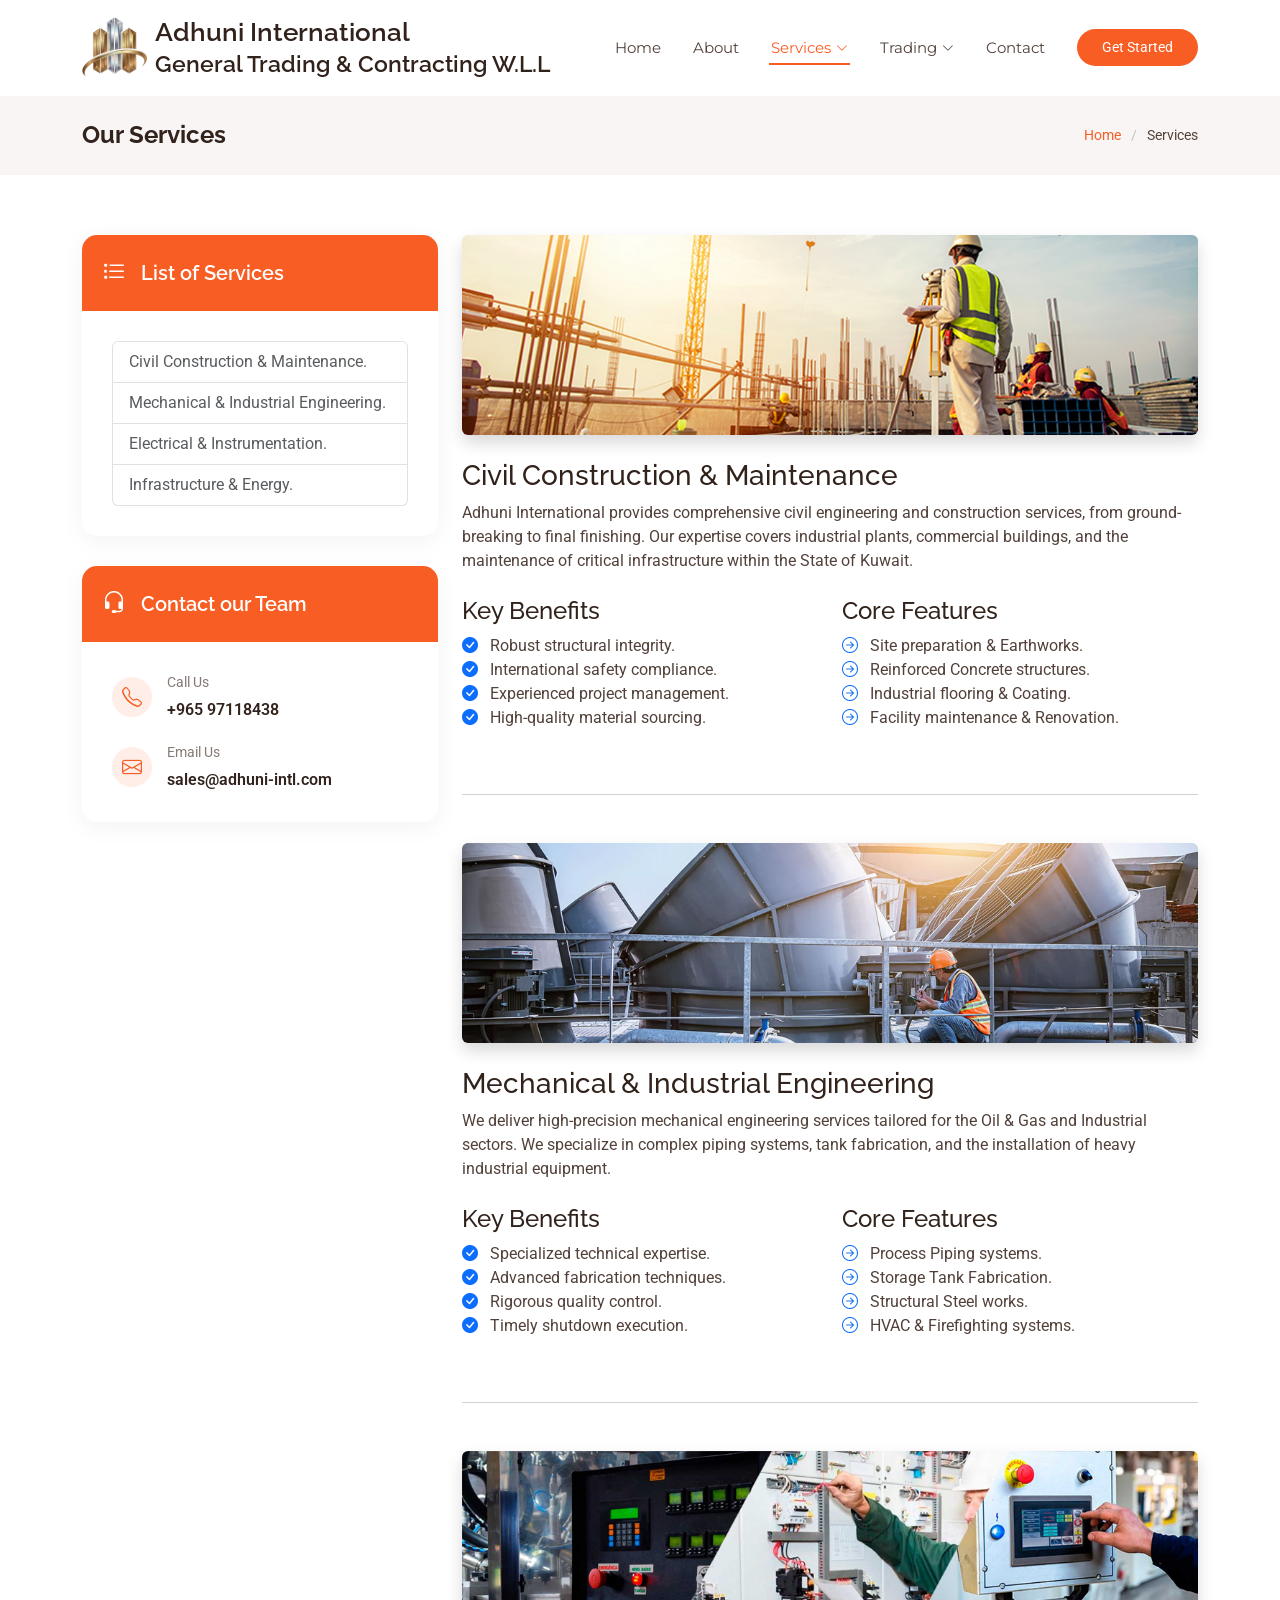
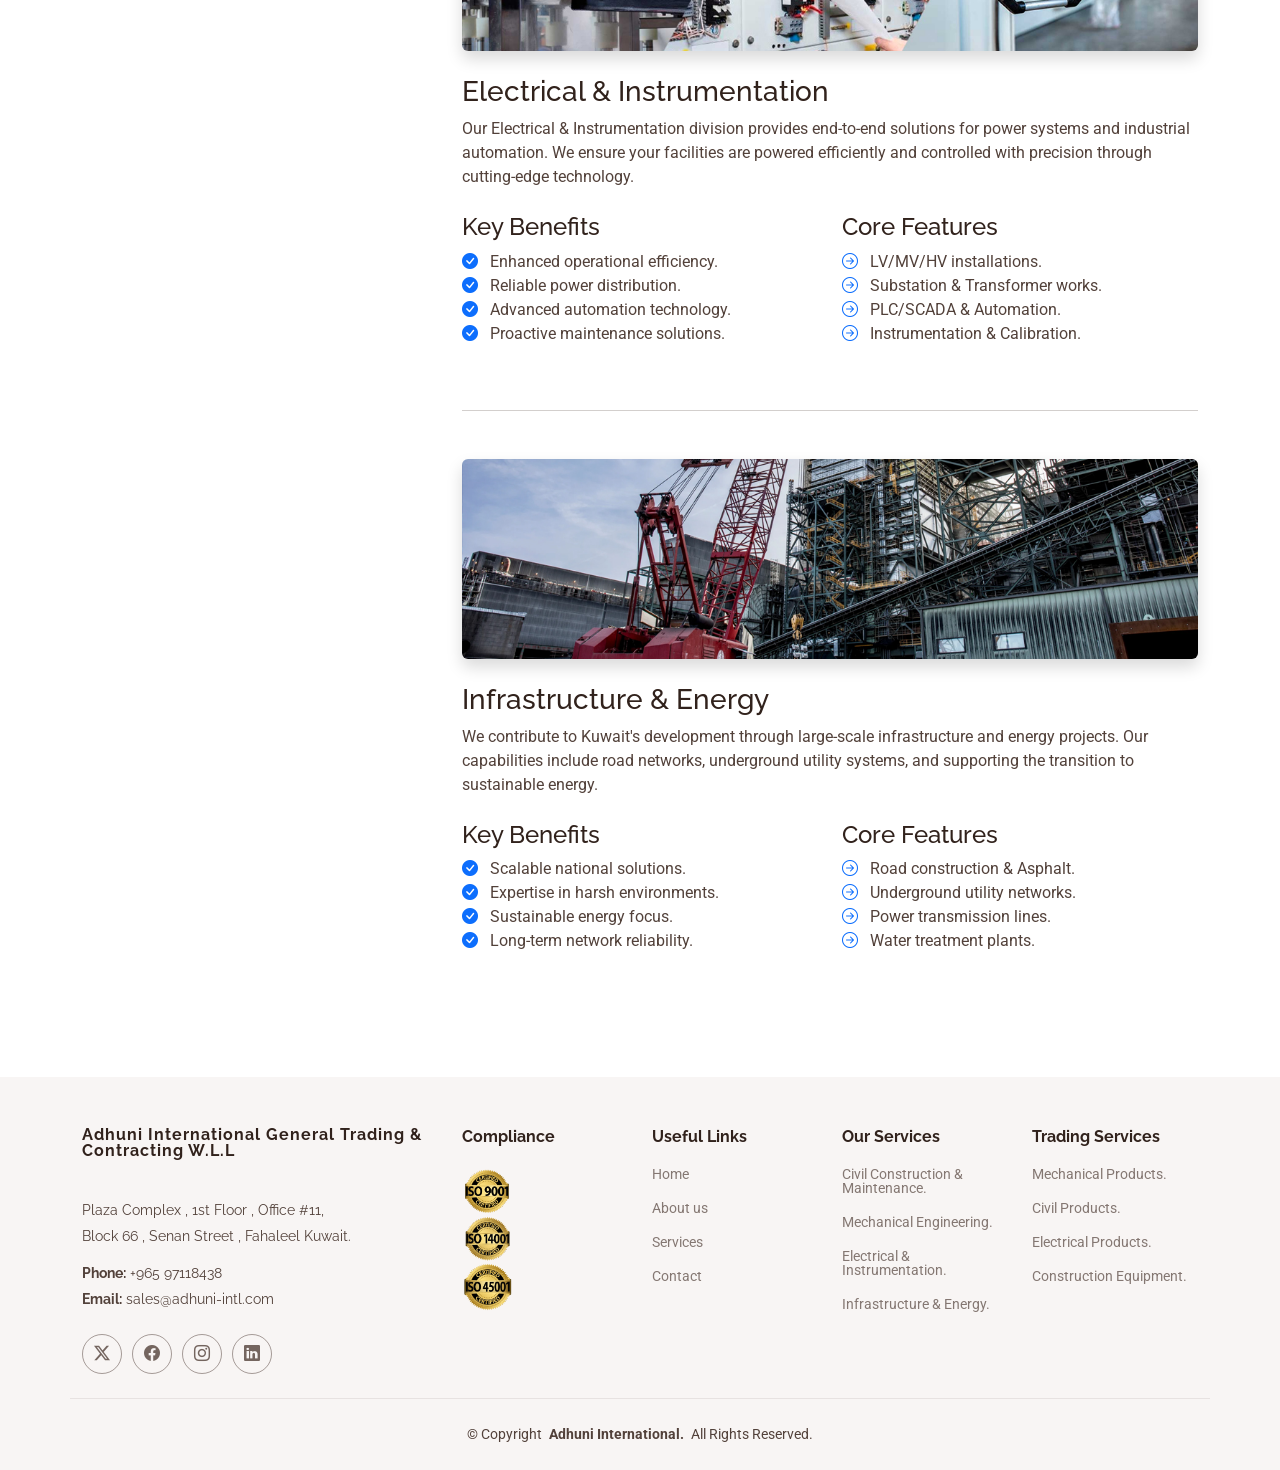
<file: service-details.html>
<!DOCTYPE html>
<html lang="en">

<head>
  <meta charset="utf-8">
  <meta content="width=device-width, initial-scale=1.0" name="viewport">
  <title>Services - Adhuni International</title>
  <meta name="description" content="Adhuni International provides comprehensive engineering and construction services including Civil, Mechanical, Electrical, and Infrastructure solutions.">
  <meta name="keywords" content="Civil Construction, Mechanical Engineering, Electrical Instrumentation, Infrastructure, Energy, Kuwait, EPC">

  <!-- Favicons -->
  <link href="assets/img/favicon.png" rel="icon">
  <link href="assets/img/Adhuni International logo icon.png" rel="apple-touch-icon">

  <!-- Fonts -->
  <link href="https://fonts.googleapis.com" rel="preconnect">
  <link href="https://fonts.gstatic.com" rel="preconnect" crossorigin>
  <link href="https://fonts.googleapis.com/css2?family=Roboto:ital,wght@0,100;0,300;0,400;0,500;0,700;0,900;1,100;1,300;1,400;1,500;1,700;1,900&family=Montserrat:ital,wght@0,100;0,200;0,300;0,400;0,500;0,600;0,700;0,800;0,900;1,100;1,200;1,300;1,400;1,500;1,600;1,700;1,800;1,900&family=Raleway:ital,wght@0,100;0,200;0,300;0,400;0,500;0,600;0,700;0,800;0,900;1,100;1,200;1,300;1,400;1,500;1,600;1,700;1,800;1,900&display=swap" rel="stylesheet">

  <!-- Vendor CSS Files -->
  <link href="assets/vendor/bootstrap/css/bootstrap.min.css" rel="stylesheet">
  <link href="assets/vendor/bootstrap-icons/bootstrap-icons.css" rel="stylesheet">
  <link href="assets/vendor/aos/aos.css" rel="stylesheet">
  <link href="assets/vendor/swiper/swiper-bundle.min.css" rel="stylesheet">

  <!-- Main CSS File -->
  <link href="assets/css/main.css" rel="stylesheet">

  <!-- =======================================================
  * Template Name: Scout
  * Template URL: https://bootstrapmade.com/scout-bootstrap-multipurpose-template/
  * Updated: May 05 2025 with Bootstrap v5.3.5
  * Author: BootstrapMade.com
  * License: https://bootstrapmade.com/license/
  ======================================================== -->
</head>

<body class="service-details-page">

  <header id="header" class="header d-flex align-items-center sticky-top">
    <div class="container-fluid container-xl position-relative d-flex align-items-center">

      <a href="index.html" class="logo d-flex align-items-center me-auto">
        <img src="assets/img/Adhuni International logo icon.png" alt="">
        <h1 class="sitename">Adhuni International <br/> <small>General Trading & Contracting W.L.L</small></h1>
      </a>

      <nav id="navmenu" class="navmenu">
        <ul>
          <li><a href="index.html">Home</a></li>
          <li><a href="about.html">About</a></li>
          <li class="dropdown"><a href="#service-details" class="active"><span>Services</span> <i class="bi bi-chevron-down toggle-dropdown"></i></a>
            <ul>
              <li><a href="#civil">Civil Construction & Maintenance</a></li>
              <li><a href="#mechanical">Mechanical & Industrial Engineering</a></li>
              <li><a href="#electrical">Electrical & Instrumentation</a></li>
              <li><a href="#infrastructure">Infrastructure & Energy</a></li>
            </ul>
          </li>
          <li class="dropdown"><a href="trading.html"><span>Trading</span> <i class="bi bi-chevron-down toggle-dropdown"></i></a>
            <ul>
              <li><a href="trading.html">Mechanical Products</a></li>
              <li><a href="trading.html">Civil Products</a></li>
              <li><a href="trading.html">Electrical Products</a></li>
              <li><a href="trading.html">Construction Equipment</a></li>
            </ul>
          </li>
          <li><a href="contact.html">Contact</a></li>
        </ul>
        <i class="mobile-nav-toggle d-xl-none bi bi-list"></i>
      </nav>

      <a class="btn-getstarted" href="contact.html">Get Started</a>

    </div>
  </header>

  <main class="main">

    <!-- Page Title -->
    <div class="page-title light-background">
      <div class="container d-lg-flex justify-content-between align-items-center">
        <h1 class="mb-2 mb-lg-0">Our Services</h1>
        <nav class="breadcrumbs">
          <ol>
            <li><a href="index.html">Home</a></li>
            <li class="current">Services</li>
          </ol>
        </nav>
      </div>
    </div><!-- End Page Title -->

    <!-- Service Details Section -->
    <section id="service-details" class="service-details section">

      <div class="container" data-aos="fade-up" data-aos-delay="100">

        <div class="row gy-5">

          <div class="col-lg-4">
            <div class="service-sidebar sticky-top" style="top: 100px;">
              <div class="service-overview" data-aos="fade-up" data-aos-delay="100">
                <div class="overview-header">
                  <i class="bi bi-list-task"></i>
                  <h3>List of Services</h3>
                </div>
                <div class="overview-content">
                    <div class="list-group">
                        <a href="#civil" class="list-group-item list-group-item-action">Civil Construction & Maintenance.</a>
                        <a href="#mechanical" class="list-group-item list-group-item-action">Mechanical & Industrial Engineering.</a>
                        <a href="#electrical" class="list-group-item list-group-item-action">Electrical & Instrumentation.</a>
                        <a href="#infrastructure" class="list-group-item list-group-item-action">Infrastructure & Energy.</a>
                    </div>
                </div>
              </div>

              <div class="contact-card" data-aos="fade-up" data-aos-delay="300">
                <div class="contact-header">
                  <i class="bi bi-headset"></i>
                  <h4>Contact our Team</h4>
                </div>
                <div class="contact-info">
                  <div class="info-row">
                    <i class="bi bi-telephone"></i>
                    <div>
                      <span>Call Us</span>
                      <p>+965 97118438</p>
                    </div>
                  </div>
                  <div class="info-row">
                    <i class="bi bi-envelope"></i>
                    <div>
                      <span>Email Us</span>
                      <p>sales@adhuni-intl.com</p>
                    </div>
                  </div>
                </div>
              </div>
            </div>
          </div>

          <div class="col-lg-8">
            
            <!-- Civil Construction Section -->
            <div id="civil" class="service-item-content mb-5" data-aos="fade-up">
              <div class="image-gallery mb-4">
                <img src="assets/img/services/civil services-1.jpg" alt="Civil Construction" class="img-fluid rounded shadow" loading="lazy">
              </div>
              <div class="details-content">
                <div class="section-header">
                  <h3>Civil Construction & Maintenance</h3>
                  <div class="divider"></div>
                </div>
                <p>
                    Adhuni International provides comprehensive civil engineering and construction services, from ground-breaking to final finishing. Our expertise covers industrial plants, commercial buildings, and the maintenance of critical infrastructure within the State of Kuwait.
                </p>
                <div class="row mt-4">
                    <div class="col-md-6">
                        <h4>Key Benefits</h4>
                        <ul class="list-unstyled">
                            <li><i class="bi bi-check-circle-fill text-primary me-2"></i> Robust structural integrity.</li>
                            <li><i class="bi bi-check-circle-fill text-primary me-2"></i> International safety compliance.</li>
                            <li><i class="bi bi-check-circle-fill text-primary me-2"></i> Experienced project management.</li>
                            <li><i class="bi bi-check-circle-fill text-primary me-2"></i> High-quality material sourcing.</li>
                        </ul>
                    </div>
                    <div class="col-md-6">
                        <h4>Core Features</h4>
                        <ul class="list-unstyled">
                            <li><i class="bi bi-arrow-right-circle text-primary me-2"></i> Site preparation & Earthworks.</li>
                            <li><i class="bi bi-arrow-right-circle text-primary me-2"></i> Reinforced Concrete structures.</li>
                            <li><i class="bi bi-arrow-right-circle text-primary me-2"></i> Industrial flooring & Coating.</li>
                            <li><i class="bi bi-arrow-right-circle text-primary me-2"></i> Facility maintenance & Renovation.</li>
                        </ul>
                    </div>
                </div>
              </div>
            </div>

            <hr class="my-5">

            <!-- Mechanical Engineering Section -->
            <div id="mechanical" class="service-item-content mb-5" data-aos="fade-up">
              <div class="image-gallery mb-4">
                <img src="assets/img/services/mech services-1.jpg" alt="Mechanical Engineering" class="img-fluid rounded shadow" loading="lazy">
              </div>
              <div class="details-content">
                <div class="section-header">
                  <h3>Mechanical & Industrial Engineering</h3>
                  <div class="divider"></div>
                </div>
                <p>
                    We deliver high-precision mechanical engineering services tailored for the Oil & Gas and Industrial sectors. We specialize in complex piping systems, tank fabrication, and the installation of heavy industrial equipment.
                </p>
                <div class="row mt-4">
                    <div class="col-md-6">
                        <h4>Key Benefits</h4>
                        <ul class="list-unstyled">
                            <li><i class="bi bi-check-circle-fill text-primary me-2"></i> Specialized technical expertise.</li>
                            <li><i class="bi bi-check-circle-fill text-primary me-2"></i> Advanced fabrication techniques.</li>
                            <li><i class="bi bi-check-circle-fill text-primary me-2"></i> Rigorous quality control.</li>
                            <li><i class="bi bi-check-circle-fill text-primary me-2"></i> Timely shutdown execution.</li>
                        </ul>
                    </div>
                    <div class="col-md-6">
                        <h4>Core Features</h4>
                        <ul class="list-unstyled">
                            <li><i class="bi bi-arrow-right-circle text-primary me-2"></i> Process Piping systems.</li>
                            <li><i class="bi bi-arrow-right-circle text-primary me-2"></i> Storage Tank Fabrication.</li>
                            <li><i class="bi bi-arrow-right-circle text-primary me-2"></i> Structural Steel works.</li>
                            <li><i class="bi bi-arrow-right-circle text-primary me-2"></i> HVAC & Firefighting systems.</li>
                        </ul>
                    </div>
                </div>
              </div>
            </div>

            <hr class="my-5">

            <!-- Electrical Section -->
            <div id="electrical" class="service-item-content mb-5" data-aos="fade-up">
              <div class="image-gallery mb-4">
                <img src="assets/img/services/elec services-1.jpg" alt="Electrical and Instrumentation" class="img-fluid rounded shadow" loading="lazy">
              </div>
              <div class="details-content">
                <div class="section-header">
                  <h3>Electrical & Instrumentation</h3>
                  <div class="divider"></div>
                </div>
                <p>
                    Our Electrical & Instrumentation division provides end-to-end solutions for power systems and industrial automation. We ensure your facilities are powered efficiently and controlled with precision through cutting-edge technology.
                </p>
                <div class="row mt-4">
                    <div class="col-md-6">
                        <h4>Key Benefits</h4>
                        <ul class="list-unstyled">
                            <li><i class="bi bi-check-circle-fill text-primary me-2"></i> Enhanced operational efficiency.</li>
                            <li><i class="bi bi-check-circle-fill text-primary me-2"></i> Reliable power distribution.</li>
                            <li><i class="bi bi-check-circle-fill text-primary me-2"></i> Advanced automation technology.</li>
                            <li><i class="bi bi-check-circle-fill text-primary me-2"></i> Proactive maintenance solutions.</li>
                        </ul>
                    </div>
                    <div class="col-md-6">
                        <h4>Core Features</h4>
                        <ul class="list-unstyled">
                            <li><i class="bi bi-arrow-right-circle text-primary me-2"></i> LV/MV/HV installations.</li>
                            <li><i class="bi bi-arrow-right-circle text-primary me-2"></i> Substation & Transformer works.</li>
                            <li><i class="bi bi-arrow-right-circle text-primary me-2"></i> PLC/SCADA & Automation.</li>
                            <li><i class="bi bi-arrow-right-circle text-primary me-2"></i> Instrumentation & Calibration.</li>
                        </ul>
                    </div>
                </div>
              </div>
            </div>

            <hr class="my-5">

            <!-- Infrastructure Section -->
            <div id="infrastructure" class="service-item-content mb-5" data-aos="fade-up">
              <div class="image-gallery mb-4">
                <img src="assets/img/services/infra services-1.jpg" alt="Infrastructure and Energy" class="img-fluid rounded shadow" loading="lazy">
              </div>
              <div class="details-content">
                <div class="section-header">
                  <h3>Infrastructure & Energy</h3>
                  <div class="divider"></div>
                </div>
                <p>
                    We contribute to Kuwait's development through large-scale infrastructure and energy projects. Our capabilities include road networks, underground utility systems, and supporting the transition to sustainable energy.
                </p>
                <div class="row mt-4">
                    <div class="col-md-6">
                        <h4>Key Benefits</h4>
                        <ul class="list-unstyled">
                            <li><i class="bi bi-check-circle-fill text-primary me-2"></i> Scalable national solutions.</li>
                            <li><i class="bi bi-check-circle-fill text-primary me-2"></i> Expertise in harsh environments.</li>
                            <li><i class="bi bi-check-circle-fill text-primary me-2"></i> Sustainable energy focus.</li>
                            <li><i class="bi bi-check-circle-fill text-primary me-2"></i> Long-term network reliability.</li>
                        </ul>
                    </div>
                    <div class="col-md-6">
                        <h4>Core Features</h4>
                        <ul class="list-unstyled">
                            <li><i class="bi bi-arrow-right-circle text-primary me-2"></i> Road construction & Asphalt.</li>
                            <li><i class="bi bi-arrow-right-circle text-primary me-2"></i> Underground utility networks.</li>
                            <li><i class="bi bi-arrow-right-circle text-primary me-2"></i> Power transmission lines.</li>
                            <li><i class="bi bi-arrow-right-circle text-primary me-2"></i> Water treatment plants.</li>
                        </ul>
                    </div>
                </div>
              </div>
            </div>

          </div>

        </div>

      </div>

    </section><!-- /Service Details Section -->

  </main>

  <footer id="footer" class="footer position-relative light-background">

    <div class="container footer-top">
      <div class="row gy-4">
        <div class="col-lg-4 col-md-6 footer-about">
          <a href="index.html" class="logo d-flex align-items-center">
            <span class="sitename" style="font-size: medium;">Adhuni International General Trading & Contracting W.L.L</span>
          </a>
          <div class="footer-contact pt-3">
            <p>Plaza Complex , 1st Floor , Office #11,</p>
            <p>Block 66 , Senan Street , Fahaleel Kuwait.</p>
            <p class="mt-3"><strong>Phone:</strong> <span>+965 97118438</span></p>
            <p><strong>Email:</strong> <span>sales@adhuni-intl.com</span></p>
          </div>
          <div class="social-links d-flex mt-4">
            <a href=""><i class="bi bi-twitter-x"></i></a>
            <a href=""><i class="bi bi-facebook"></i></a>
            <a href=""><i class="bi bi-instagram"></i></a>
            <a href=""><i class="bi bi-linkedin"></i></a>
          </div>
        </div>

        <div class="col-lg-2 col-md-3 footer-links">
          <h4>Compliance</h4>
          <p data-aos="fade-up" data-aos-delay="100">
            <img src="assets/img/iso.png" alt="ISO" class="img-fluid" style="width: 30%;"/>
          </p>
        </div>

        <div class="col-lg-2 col-md-3 footer-links">
          <h4>Useful Links</h4>
          <ul>
            <li><a href="index.html">Home</a></li>
            <li><a href="index.html#about">About us</a></li>
            <li><a href="service-details.html">Services</a></li>
            <li><a href="index.html#contact">Contact</a></li>
          </ul>
        </div>

        <div class="col-lg-2 col-md-3 footer-links">
          <h4>Our Services</h4>
          <ul>
            <li><a href="service-details.html#civil">Civil Construction & Maintenance.</a></li>
            <li><a href="service-details.html#mechanical">Mechanical Engineering.</a></li>
            <li><a href="service-details.html#electrical">Electrical & Instrumentation.</a></li>
            <li><a href="service-details.html#infrastructure">Infrastructure & Energy.</a></li>
          </ul>
        </div>

        <div class="col-lg-2 col-md-3 footer-links">
          <h4>Trading Services</h4>
          <ul>
            <li><a href="trading.html">Mechanical Products.</a></li>
            <li><a href="trading.html">Civil Products.</a></li>
            <li><a href="trading.html">Electrical Products.</a></li>
            <li><a href="trading.html">Construction Equipment.</a></li>
          </ul>
        </div>

      </div>
    </div>

    <div class="container copyright text-center mt-4">
      <p>© <span>Copyright</span> <strong class="px-1 sitename">Adhuni International.</strong> <span>All Rights Reserved.</span></p>
    </div>

  </footer>

  <!-- Scroll Top -->
  <a href="#" id="scroll-top" class="scroll-top d-flex align-items-center justify-content-center"><i class="bi bi-arrow-up-short"></i></a>

  <!-- Vendor JS Files -->
  <script src="assets/vendor/bootstrap/js/bootstrap.bundle.min.js"></script>
  <script src="assets/vendor/php-email-form/validate.js"></script>
  <script src="assets/vendor/aos/aos.js"></script>
  <script src="assets/vendor/purecounter/purecounter_vanilla.js"></script>
  <script src="assets/vendor/swiper/swiper-bundle.min.js"></script>

  <!-- Main JS File -->
  <script src="assets/js/main.js"></script>

</body>

</html>
</file>
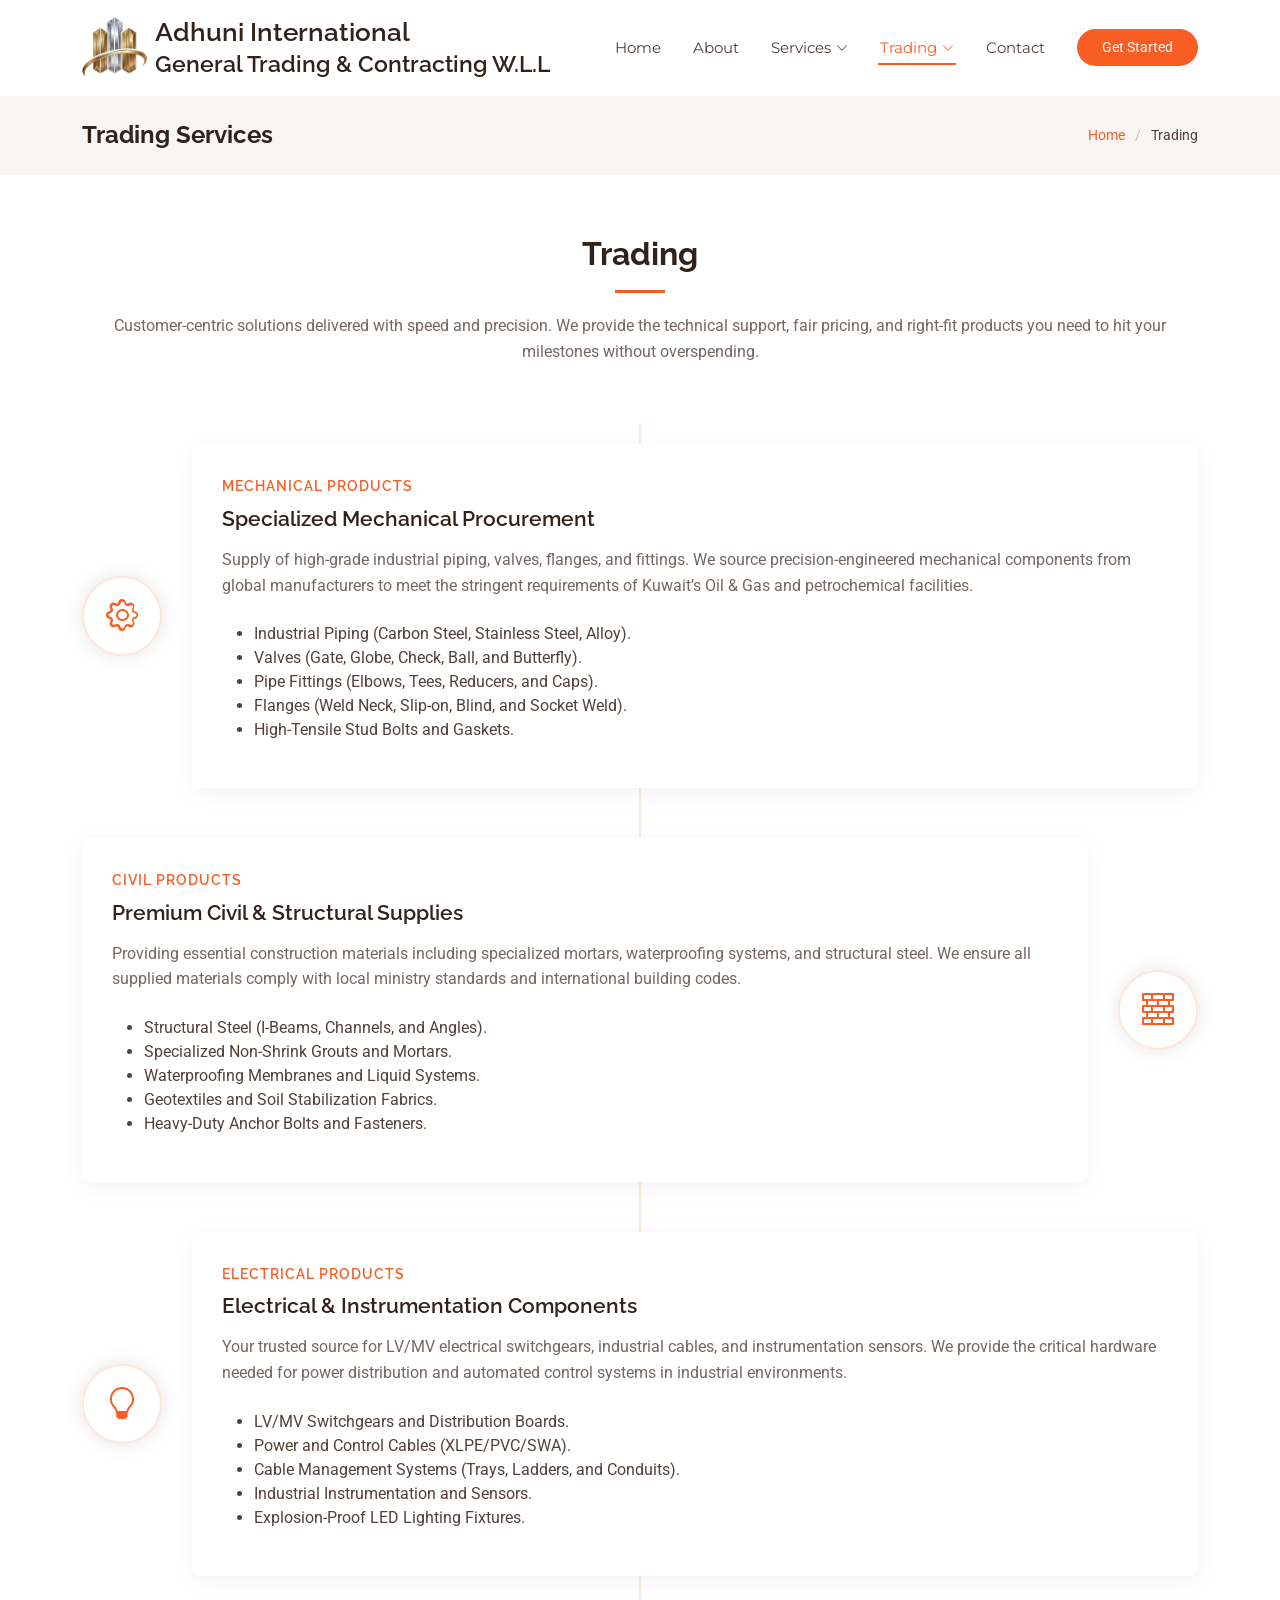
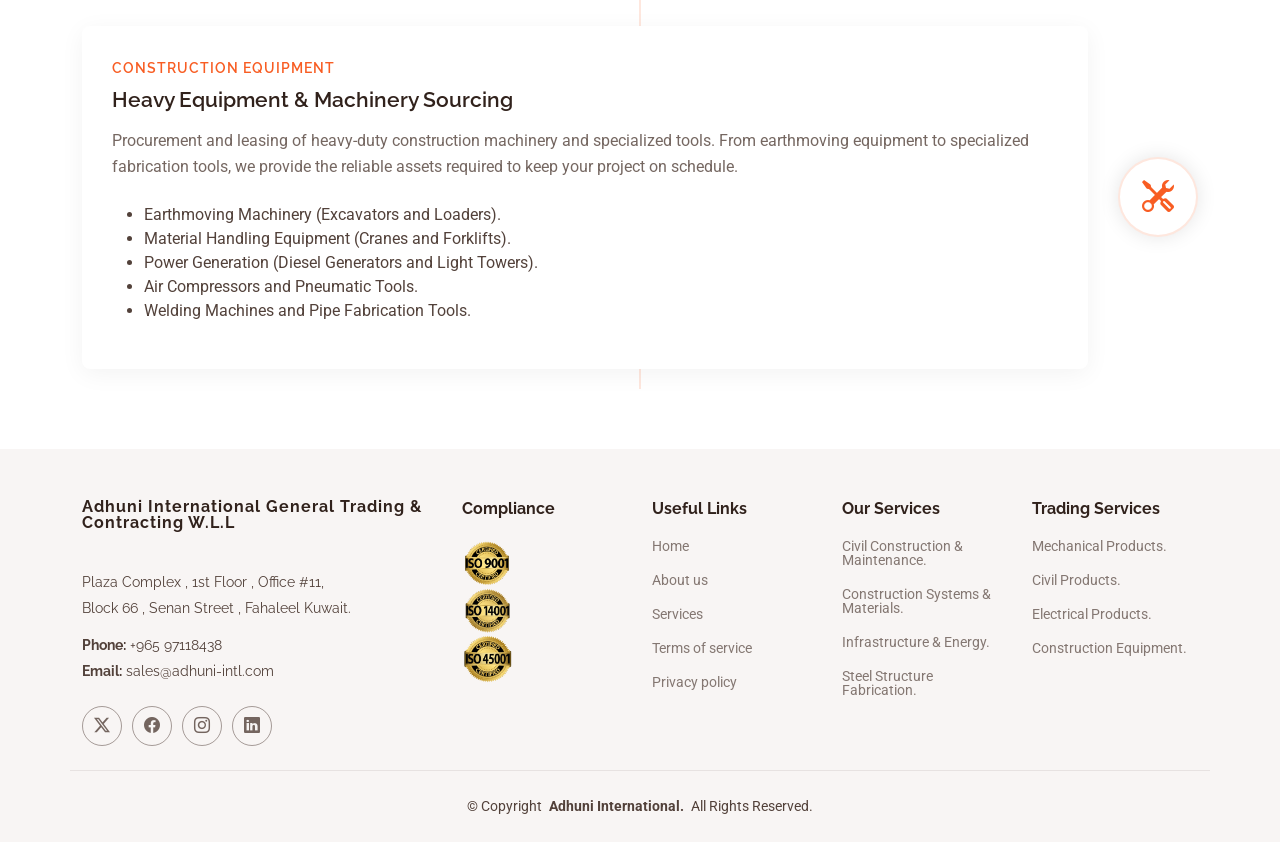
<file: trading.html>
<!DOCTYPE html>
<html lang="en">

<head>
  <meta charset="utf-8">
  <meta content="width=device-width, initial-scale=1.0" name="viewport">
  <title>Trading - Adhuni International</title>
  <meta name="description" content="">
  <meta name="keywords" content="">

  <!-- Favicons -->
  <link href="assets/img/favicon.png" rel="icon">

  <!-- Fonts -->
  <link href="https://fonts.googleapis.com" rel="preconnect">
  <link href="https://fonts.gstatic.com" rel="preconnect" crossorigin>
  <link href="https://fonts.googleapis.com/css2?family=Roboto:ital,wght@0,100;0,300;0,400;0,500;0,700;0,900;1,100;1,300;1,400;1,500;1,700;1,900&family=Montserrat:ital,wght@0,100;0,200;0,300;0,400;0,500;0,600;0,700;0,800;0,900;1,100;1,200;1,300;1,400;1,500;1,600;1,700;1,800;1,900&family=Raleway:ital,wght@0,100;0,200;0,300;0,400;0,500;0,600;0,700;0,800;0,900;1,100;1,200;1,300;1,400;1,500;1,600;1,700;1,800;1,900&display=swap" rel="stylesheet">

  <!-- Vendor CSS Files -->
  <link href="assets/vendor/bootstrap/css/bootstrap.min.css" rel="stylesheet">
  <link href="assets/vendor/bootstrap-icons/bootstrap-icons.css" rel="stylesheet">
  <link href="assets/vendor/aos/aos.css" rel="stylesheet">
  <link href="assets/vendor/swiper/swiper-bundle.min.css" rel="stylesheet">

  <!-- Main CSS File -->
  <link href="assets/css/main.css" rel="stylesheet">

  <!-- =======================================================
  * Template Name: Scout
  * Template URL: https://bootstrapmade.com/scout-bootstrap-multipurpose-template/
  * Updated: May 05 2025 with Bootstrap v5.3.5
  * Author: BootstrapMade.com
  * License: https://bootstrapmade.com/license/
  ======================================================== -->
</head>

<body class="starter-page-page">

<header id="header" class="header d-flex align-items-center sticky-top">
    <div class="container-fluid container-xl position-relative d-flex align-items-center">

      <a href="index.html" class="logo d-flex align-items-center me-auto">
        <img src="assets/img/Adhuni International logo icon.png" alt="">
        <h1 class="sitename">Adhuni International <br/> <small>General Trading & Contracting W.L.L</small></h1>
      </a>

      <nav id="navmenu" class="navmenu">
        <ul>
          <li><a href="index.html" class="active">Home</a></li>
          <li><a href="about.html">About</a></li>
          <li class="dropdown"><a href="service-details.html"><span>Services</span> <i class="bi bi-chevron-down toggle-dropdown"></i></a>
            <ul>
              <li><a href="service-details.html">Civil Construction & Maintenance</a></li>
              <li><a href="service-details.html">Mechanical & Industrial Engineering</a></li>
              <li><a href="service-details.html">Electrical & Instrumentation</a></li>
              <li><a href="service-details.html">Infrastructure & Energy</a></li>
            </ul>
          </li>
          <li class="dropdown"><a href="#how-we-work"><span>Trading</span> <i class="bi bi-chevron-down toggle-dropdown"></i></a>
            <ul>
              <li><a href="#mech">Mechanical Products</a></li>
              <li><a href="#civil">Civil Products</a></li>
              <li><a href="#electrical">Electrical Products</a></li>
              <li><a href="#construction">Construction Equipment</a></li>
            </ul>
          </li>
          <li><a href="contact.html">Contact</a></li>
        </ul>
        <i class="mobile-nav-toggle d-xl-none bi bi-list"></i>
      </nav>

      <a class="btn-getstarted" href="contact.html">Get Started</a>

    </div>
  </header>

  <main class="main">

    <!-- Page Title -->
    <div class="page-title light-background">
      <div class="container d-lg-flex justify-content-between align-items-center">
        <h1 class="mb-2 mb-lg-0">Trading Services</h1>
        <nav class="breadcrumbs">
          <ol>
            <li><a href="index.html">Home</a></li>
            <li class="current">Trading</li>
          </ol>
        </nav>
      </div>
    </div><!-- End Page Title -->

           <!-- Trading Section -->
    <section id="how-we-work" class="how-we-work section">

      <!-- Section Title -->
      <div class="container section-title" data-aos="fade-up">
        <h2>Trading</h2>
        <p>Customer-centric solutions delivered with speed and precision. We provide the technical support, fair pricing, and right-fit products you need to hit your milestones without overspending.</p>
      </div><!-- End Section Title -->
        

      <div class="container" data-aos="fade-up" data-aos-delay="100">

        <div class="steps-wrapper">

          <div class="step-item" data-aos="fade-right" data-aos-delay="200">
            <div class="step-content">
              <div class="step-icon">
                <i class="bi bi-gear"></i>
              </div>
              <div class="step-info">
                <span id="mech" class="step-number">Mechanical Products</span>
                <h3>Specialized Mechanical Procurement</h3>
                
                <p>Supply of high-grade industrial piping, valves, flanges, and fittings. We source precision-engineered mechanical components from global manufacturers to meet the stringent requirements of Kuwait’s Oil & Gas and petrochemical facilities.</p>
                <br/>
                <ul>
                <li>Industrial Piping (Carbon Steel, Stainless Steel, Alloy).</li>
                <li>Valves (Gate, Globe, Check, Ball, and Butterfly).</li>
                <li>Pipe Fittings (Elbows, Tees, Reducers, and Caps).</li>
                <li>Flanges (Weld Neck, Slip-on, Blind, and Socket Weld).</li>
                <li>High-Tensile Stud Bolts and Gaskets.</li>
              </ul>
              </div>
            </div>
          </div><!-- End Step Item -->

          <div class="step-item" data-aos="fade-left" data-aos-delay="300">
            <div class="step-content">
              <div class="step-icon">
                <i class="bi bi-bricks"></i>
              </div>
              <div class="step-info">
                <span id="civil" class="step-number">Civil Products</span>
                <h3>Premium Civil & Structural Supplies</h3>
                <p>Providing essential construction materials including specialized mortars, waterproofing systems, and structural steel. We ensure all supplied materials comply with local ministry standards and international building codes.</p>
                <br/>
                <ul>
                <li>Structural Steel (I-Beams, Channels, and Angles).</li>
                <li>Specialized Non-Shrink Grouts and Mortars.</li>
                <li>Waterproofing Membranes and Liquid Systems.</li>
                <li>Geotextiles and Soil Stabilization Fabrics.</li>
                <li>Heavy-Duty Anchor Bolts and Fasteners.</li>
              </ul>
              </div>
            </div>
          </div><!-- End Step Item -->

          <div class="step-item" data-aos="fade-right" data-aos-delay="400">
            <div class="step-content">
              <div class="step-icon">
               <i class="bi bi-lightbulb"></i> 
              </div>
              <div class="step-info">
                <span id="electrical" class="step-number">Electrical Products</span>
                <h3>Electrical & Instrumentation Components</h3>
                <p>Your trusted source for LV/MV electrical switchgears, industrial cables, and instrumentation sensors. We provide the critical hardware needed for power distribution and automated control systems in industrial environments.</p>
                <br/>
                <ul>
                  <li>LV/MV Switchgears and Distribution Boards.</li>
                  <li>Power and Control Cables (XLPE/PVC/SWA).</li>
                  <li>Cable Management Systems (Trays, Ladders, and Conduits).</li>
                  <li>Industrial Instrumentation and Sensors.</li>
                  <li>Explosion-Proof LED Lighting Fixtures.</li>
                </ul>
              </div>
            </div>
          </div><!-- End Step Item -->

          <div class="step-item" data-aos="fade-left" data-aos-delay="500">
            <div class="step-content">
              <div class="step-icon">
                <i class="bi bi-tools"></i>
              </div>
              <div class="step-info">
                <span id="construction" class="step-number">Construction Equipment</span>
                <h3>Heavy Equipment & Machinery Sourcing</h3>
                <p>Procurement and leasing of heavy-duty construction machinery and specialized tools. From earthmoving equipment to specialized fabrication tools, we provide the reliable assets required to keep your project on schedule.</p>
              <br/>
              <ul>
                <li>Earthmoving Machinery (Excavators and Loaders).</li>
                <li>Material Handling Equipment (Cranes and Forklifts).</li>
                <li>Power Generation (Diesel Generators and Light Towers).</li>
                <li>Air Compressors and Pneumatic Tools.</li>
                <li>Welding Machines and Pipe Fabrication Tools.</li>
              </ul>
              </div>
            </div>
          </div><!-- End Step Item -->

        </div>

      </div>

    </section><!-- /Trading Section -->

  </main>

  <footer id="footer" class="footer position-relative light-background">

    <div class="container footer-top">
      <div class="row gy-4">
        <div class="col-lg-4 col-md-6 footer-about">
          <a href="index.html" class="logo d-flex align-items-center">
            <span class="sitename" style="font-size: medium;">Adhuni International General Trading & Contracting W.L.L</span>
          </a>
          <div class="footer-contact pt-3">
            <p>Plaza Complex , 1st Floor , Office #11,</p>
            <p>Block 66 , Senan Street , Fahaleel Kuwait.</p>
            <p class="mt-3"><strong>Phone:</strong> <span>+965 97118438</span></p>
            <p><strong>Email:</strong> <span>sales@adhuni-intl.com</span></p>
          </div>
          <div class="social-links d-flex mt-4">
            <a href=""><i class="bi bi-twitter-x"></i></a>
            <a href=""><i class="bi bi-facebook"></i></a>
            <a href=""><i class="bi bi-instagram"></i></a>
            <a href=""><i class="bi bi-linkedin"></i></a>
          </div>
        </div>

        <div class="col-lg-2 col-md-3 footer-links">
          <h4>Compliance</h4>
          <p data-aos="fade-up" data-aos-delay="100">
            <img src="assets/img/iso.png" alt="ISO" class="img-fluid" style="width: 30%;"/>
          </p>
        </div>

        <div class="col-lg-2 col-md-3 footer-links">
          <h4>Useful Links</h4>
          <ul>
            <li><a href="index.html">Home</a></li>
            <li><a href="about.html">About us</a></li>
            <li><a href="service-details.html">Services</a></li>
            <li><a href="#">Terms of service</a></li>
            <li><a href="#">Privacy policy</a></li>
          </ul>
        </div>

        <div class="col-lg-2 col-md-3 footer-links">
          <h4>Our Services</h4>
          <ul>
            <li><a href="service-details.html">Civil Construction & Maintenance.</a></li>
              <li><a href="service-details.html">Construction Systems & Materials.</a></li>
              <li><a href="service-details.html">Infrastructure & Energy.</a></li>
              <li><a href="service-details.html">Steel Structure Fabrication.</a></li>
          </ul>
        </div>

        <div class="col-lg-2 col-md-3 footer-links">
          <h4>Trading Services</h4>
        <ul>
              <li><a href="trading.html">Mechanical Products.</a></li>
              <li><a href="trading.html">Civil Products.</a></li>
              <li><a href="trading.html">Electrical Products.</a></li>
              <li><a href="trading.html">Construction Equipment.</a></li>
            </ul>
        </div>

      </div>
    </div>

    <div class="container copyright text-center mt-4">
      <p>© <span>Copyright</span> <strong class="px-1 sitename">Adhuni International.</strong> <span>All Rights Reserved.</span></p>
      <!-- div class="credits">
        Designed by <a href="https://bootstrapmade.com/">BootstrapMade</a> | <a href="https://bootstrapmade.com/tools/">DevTools</a>
      </div -->
    </div>

  </footer>


  <!-- Scroll Top -->
  <a href="#" id="scroll-top" class="scroll-top d-flex align-items-center justify-content-center"><i class="bi bi-arrow-up-short"></i></a>

  <!-- Vendor JS Files -->
  <script src="assets/vendor/bootstrap/js/bootstrap.bundle.min.js"></script>
  <script src="assets/vendor/php-email-form/validate.js"></script>
  <script src="assets/vendor/aos/aos.js"></script>
  <script src="assets/vendor/purecounter/purecounter_vanilla.js"></script>
  <script src="assets/vendor/swiper/swiper-bundle.min.js"></script>

  <!-- Main JS File -->
  <script src="assets/js/main.js"></script>

</body>

</html>
</file>
<file: assets/css/main.css>
/**
* Template Name: Scout
* Template URL: https://bootstrapmade.com/scout-bootstrap-multipurpose-template/
* Updated: May 05 2025 with Bootstrap v5.3.5
* Author: BootstrapMade.com
* License: https://bootstrapmade.com/license/
*/

/*--------------------------------------------------------------
# Font & Color Variables
# Help: https://bootstrapmade.com/color-system/
--------------------------------------------------------------*/
/* Fonts */
:root {
  --default-font: "Roboto",  system-ui, -apple-system, "Segoe UI", Roboto, "Helvetica Neue", Arial, "Noto Sans", "Liberation Sans", sans-serif, "Apple Color Emoji", "Segoe UI Emoji", "Segoe UI Symbol", "Noto Color Emoji";
  --heading-font: "Raleway",  sans-serif;
  --nav-font: "Montserrat",  sans-serif;
}

/* Global Colors - The following color variables are used throughout the website. Updating them here will change the color scheme of the entire website */
:root { 
  --background-color: #ffffff; /* Background color for the entire website, including individual sections */
  --default-color: #52413a; /* Default color used for the majority of the text content across the entire website */
  --heading-color: #31221c; /* Color for headings, subheadings and title throughout the website */
  --accent-color: #f85d23; /* Accent color that represents your brand on the website. It's used for buttons, links, and other elements that need to stand out */
  --surface-color: #ffffff; /* The surface color is used as a background of boxed elements within sections, such as cards, icon boxes, or other elements that require a visual separation from the global background. */
  --contrast-color: #ffffff; /* Contrast color for text, ensuring readability against backgrounds of accent, heading, or default colors. */
}

/* Nav Menu Colors - The following color variables are used specifically for the navigation menu. They are separate from the global colors to allow for more customization options */
:root {
  --nav-color: #52413a;  /* The default color of the main navmenu links */
  --nav-hover-color: #f85d23; /* Applied to main navmenu links when they are hovered over or active */
  --nav-mobile-background-color: #ffffff; /* Used as the background color for mobile navigation menu */
  --nav-dropdown-background-color: #ffffff; /* Used as the background color for dropdown items that appear when hovering over primary navigation items */
  --nav-dropdown-color: #52413a; /* Used for navigation links of the dropdown items in the navigation menu. */
  --nav-dropdown-hover-color: #f85d23; /* Similar to --nav-hover-color, this color is applied to dropdown navigation links when they are hovered over. */
}

/* Color Presets - These classes override global colors when applied to any section or element, providing reuse of the sam color scheme. */

.light-background {
  --background-color: #f8f5f4;
  --surface-color: #ffffff;
}

.dark-background {
  --background-color: #060606;
  --default-color: #ffffff;
  --heading-color: #ffffff;
  --surface-color: #343333;
  --contrast-color: #ffffff;
}

/* Smooth scroll */
:root {
  scroll-behavior: smooth;
}

/*--------------------------------------------------------------
# General Styling & Shared Classes
--------------------------------------------------------------*/
body {
  color: var(--default-color);
  background-color: var(--background-color);
  font-family: var(--default-font);
}

a {
  color: var(--accent-color);
  text-decoration: none;
  transition: 0.3s;
}

a:hover {
  color: color-mix(in srgb, var(--accent-color), transparent 25%);
  text-decoration: none;
}

h1,
h2,
h3,
h4,
h5,
h6 {
  color: var(--heading-color);
  font-family: var(--heading-font);
}

/* PHP Email Form Messages
------------------------------*/
.php-email-form .error-message {
  display: none;
  background: #df1529;
  color: #ffffff;
  text-align: left;
  padding: 15px;
  margin-bottom: 24px;
  font-weight: 600;
}

.php-email-form .sent-message {
  display: none;
  color: #ffffff;
  background: #059652;
  text-align: center;
  padding: 15px;
  margin-bottom: 24px;
  font-weight: 600;
}

.php-email-form .loading {
  display: none;
  background: var(--surface-color);
  text-align: center;
  padding: 15px;
  margin-bottom: 24px;
}

.php-email-form .loading:before {
  content: "";
  display: inline-block;
  border-radius: 50%;
  width: 24px;
  height: 24px;
  margin: 0 10px -6px 0;
  border: 3px solid var(--accent-color);
  border-top-color: var(--surface-color);
  animation: php-email-form-loading 1s linear infinite;
}

@keyframes php-email-form-loading {
  0% {
    transform: rotate(0deg);
  }

  100% {
    transform: rotate(360deg);
  }
}

/*--------------------------------------------------------------
# Global Header
--------------------------------------------------------------*/
.header {
  color: var(--default-color);
  background-color: var(--background-color);
  padding: 15px 0;
  transition: all 0.5s;
  z-index: 997;
}

.header .logo {
  line-height: 1;
}

.header .logo img {
  max-height: 66px;
  margin-right: 8px;
}

.header .logo h1 {
  font-size: 26px;
  margin: 0;
  font-weight: 600;
  color: var(--heading-color);
}

.header .btn-getstarted,
.header .btn-getstarted:focus {
  color: var(--contrast-color);
  background: var(--accent-color);
  font-size: 14px;
  padding: 8px 25px;
  margin: 0 0 0 30px;
  border-radius: 50px;
  transition: 0.3s;
}

.header .btn-getstarted:hover,
.header .btn-getstarted:focus:hover {
  color: var(--contrast-color);
  background: color-mix(in srgb, var(--accent-color), transparent 15%);
}

@media (max-width: 1200px) {
  .header .logo {
    order: 1;
  }

  .header .btn-getstarted {
    order: 2;
    margin: 0 15px 0 0;
    padding: 6px 15px;
  }

  .header .navmenu {
    order: 3;
  }
}

/* Global Header on Scroll
------------------------------*/
.scrolled .header {
  --background-color: rgba(244, 239, 237, 0.95);
}

/*--------------------------------------------------------------
# Navigation Menu
--------------------------------------------------------------*/
/* Desktop Navigation */
@media (min-width: 1200px) {
  .navmenu {
    padding: 0;
  }

  .navmenu ul {
    margin: 0;
    padding: 0;
    display: flex;
    list-style: none;
    align-items: center;
  }

  .navmenu li {
    position: relative;
  }

  .navmenu>ul>li {
    white-space: nowrap;
    padding: 15px 14px;
  }

  .navmenu>ul>li:last-child {
    padding-right: 0;
  }

  .navmenu a,
  .navmenu a:focus {
    color: var(--nav-color);
    font-size: 15px;
    padding: 0 2px;
    font-family: var(--nav-font);
    font-weight: 400;
    display: flex;
    align-items: center;
    justify-content: space-between;
    white-space: nowrap;
    transition: 0.3s;
    position: relative;
  }

  .navmenu a i,
  .navmenu a:focus i {
    font-size: 12px;
    line-height: 0;
    margin-left: 5px;
    transition: 0.3s;
  }

  .navmenu>ul>li>a:before {
    content: "";
    position: absolute;
    width: 100%;
    height: 2px;
    bottom: -6px;
    left: 0;
    background-color: var(--accent-color);
    visibility: hidden;
    width: 0px;
    transition: all 0.3s ease-in-out 0s;
  }

  .navmenu a:hover:before,
  .navmenu li:hover>a:before,
  .navmenu .active:before {
    visibility: visible;
    width: 100%;
  }

  .navmenu li:hover>a,
  .navmenu .active,
  .navmenu .active:focus {
    color: var(--nav-hover-color);
  }

  .navmenu .dropdown ul {
    margin: 0;
    padding: 10px 0;
    background: var(--nav-dropdown-background-color);
    display: block;
    position: absolute;
    visibility: hidden;
    left: 14px;
    top: 130%;
    opacity: 0;
    transition: 0.3s;
    border-radius: 4px;
    z-index: 99;
    box-shadow: 0px 0px 30px rgba(0, 0, 0, 0.1);
  }

  .navmenu .dropdown ul li {
    min-width: 200px;
  }

  .navmenu .dropdown ul a {
    padding: 10px 20px;
    font-size: 15px;
    text-transform: none;
    color: var(--nav-dropdown-color);
  }

  .navmenu .dropdown ul a i {
    font-size: 12px;
  }

  .navmenu .dropdown ul a:hover,
  .navmenu .dropdown ul .active:hover,
  .navmenu .dropdown ul li:hover>a {
    color: var(--nav-dropdown-hover-color);
  }

  .navmenu .dropdown:hover>ul {
    opacity: 1;
    top: 100%;
    visibility: visible;
  }

  .navmenu .dropdown .dropdown ul {
    top: 0;
    left: -90%;
    visibility: hidden;
  }

  .navmenu .dropdown .dropdown:hover>ul {
    opacity: 1;
    top: 0;
    left: -100%;
    visibility: visible;
  }
}

/* Mobile Navigation */
@media (max-width: 1199px) {
  .mobile-nav-toggle {
    color: var(--nav-color);
    font-size: 28px;
    line-height: 0;
    margin-right: 10px;
    cursor: pointer;
    transition: color 0.3s;
  }

  .navmenu {
    padding: 0;
    z-index: 9997;
  }

  .navmenu ul {
    display: none;
    list-style: none;
    position: absolute;
    inset: 60px 20px 20px 20px;
    padding: 10px 0;
    margin: 0;
    border-radius: 6px;
    background-color: var(--nav-mobile-background-color);
    border: 1px solid color-mix(in srgb, var(--default-color), transparent 90%);
    box-shadow: none;
    overflow-y: auto;
    transition: 0.3s;
    z-index: 9998;
  }

  .navmenu a,
  .navmenu a:focus {
    color: var(--nav-dropdown-color);
    padding: 10px 20px;
    font-family: var(--nav-font);
    font-size: 17px;
    font-weight: 500;
    display: flex;
    align-items: center;
    justify-content: space-between;
    white-space: nowrap;
    transition: 0.3s;
  }

  .navmenu a i,
  .navmenu a:focus i {
    font-size: 12px;
    line-height: 0;
    margin-left: 5px;
    width: 30px;
    height: 30px;
    display: flex;
    align-items: center;
    justify-content: center;
    border-radius: 50%;
    transition: 0.3s;
    background-color: color-mix(in srgb, var(--accent-color), transparent 90%);
  }

  .navmenu a i:hover,
  .navmenu a:focus i:hover {
    background-color: var(--accent-color);
    color: var(--contrast-color);
  }

  .navmenu a:hover,
  .navmenu .active,
  .navmenu .active:focus {
    color: var(--nav-dropdown-hover-color);
  }

  .navmenu .active i,
  .navmenu .active:focus i {
    background-color: var(--accent-color);
    color: var(--contrast-color);
    transform: rotate(180deg);
  }

  .navmenu .dropdown ul {
    position: static;
    display: none;
    z-index: 99;
    padding: 10px 0;
    margin: 10px 20px;
    background-color: var(--nav-dropdown-background-color);
    transition: all 0.5s ease-in-out;
  }

  .navmenu .dropdown ul ul {
    background-color: rgba(33, 37, 41, 0.1);
  }

  .navmenu .dropdown>.dropdown-active {
    display: block;
    background-color: rgba(33, 37, 41, 0.03);
  }

  .mobile-nav-active {
    overflow: hidden;
  }

  .mobile-nav-active .mobile-nav-toggle {
    color: #fff;
    position: absolute;
    font-size: 32px;
    top: 15px;
    right: 15px;
    margin-right: 0;
    z-index: 9999;
  }

  .mobile-nav-active .navmenu {
    position: fixed;
    overflow: hidden;
    inset: 0;
    background: rgba(33, 37, 41, 0.8);
    transition: 0.3s;
  }

  .mobile-nav-active .navmenu>ul {
    display: block;
  }
}

/*--------------------------------------------------------------
# Global Footer
--------------------------------------------------------------*/
.footer {
  color: var(--default-color);
  background-color: var(--background-color);
  font-size: 14px;
  position: relative;
}

.footer .footer-top {
  padding-top: 50px;
}

.footer .footer-about .logo {
  line-height: 1;
  margin-bottom: 25px;
}

.footer .footer-about .logo img {
  max-height: 40px;
  margin-right: 6px;
}

.footer .footer-about .logo span {
  color: var(--heading-color);
  font-family: var(--heading-font);
  font-size: 26px;
  font-weight: 700;
  letter-spacing: 1px;
}

.footer .footer-about p {
  font-size: 14px;
  font-family: var(--heading-font);
}

.footer .social-links a {
  display: flex;
  align-items: center;
  justify-content: center;
  width: 40px;
  height: 40px;
  border-radius: 50%;
  border: 1px solid color-mix(in srgb, var(--default-color), transparent 50%);
  font-size: 16px;
  color: color-mix(in srgb, var(--default-color), transparent 20%);
  margin-right: 10px;
  transition: 0.3s;
}

.footer .social-links a:hover {
  color: var(--accent-color);
  border-color: var(--accent-color);
}

.footer h4 {
  font-size: 16px;
  font-weight: bold;
  position: relative;
  padding-bottom: 12px;
}

.footer .footer-links {
  margin-bottom: 30px;
}

.footer .footer-links ul {
  list-style: none;
  padding: 0;
  margin: 0;
}

.footer .footer-links ul i {
  padding-right: 2px;
  font-size: 12px;
  line-height: 0;
}

.footer .footer-links ul li {
  padding: 10px 0;
  display: flex;
  align-items: center;
}

.footer .footer-links ul li:first-child {
  padding-top: 0;
}

.footer .footer-links ul a {
  color: color-mix(in srgb, var(--default-color), transparent 30%);
  display: inline-block;
  line-height: 1;
}

.footer .footer-links ul a:hover {
  color: var(--accent-color);
}

.footer .footer-contact p {
  margin-bottom: 5px;
}

.footer .copyright {
  padding: 25px 0;
  border-top: 1px solid color-mix(in srgb, var(--default-color), transparent 90%);
}

.footer .copyright p {
  margin-bottom: 0;
}

.footer .credits {
  margin-top: 8px;
  font-size: 13px;
}

/*--------------------------------------------------------------
# Scroll Top Button
--------------------------------------------------------------*/
.scroll-top {
  position: fixed;
  visibility: hidden;
  opacity: 0;
  right: 15px;
  bottom: -15px;
  z-index: 99999;
  background-color: var(--accent-color);
  width: 44px;
  height: 44px;
  border-radius: 50px;
  transition: all 0.4s;
}

.scroll-top i {
  font-size: 24px;
  color: var(--contrast-color);
  line-height: 0;
}

.scroll-top:hover {
  background-color: color-mix(in srgb, var(--accent-color), transparent 20%);
  color: var(--contrast-color);
}

.scroll-top.active {
  visibility: visible;
  opacity: 1;
  bottom: 15px;
}

/*--------------------------------------------------------------
# Disable aos animation delay on mobile devices
--------------------------------------------------------------*/
@media screen and (max-width: 768px) {
  [data-aos-delay] {
    transition-delay: 0 !important;
  }
}

/*--------------------------------------------------------------
# Global Page Titles & Breadcrumbs
--------------------------------------------------------------*/
.page-title {
  color: var(--default-color);
  background-color: var(--background-color);
  padding: 25px 0;
  position: relative;
}

.page-title h1 {
  font-size: 24px;
  font-weight: 700;
}

.page-title .breadcrumbs ol {
  display: flex;
  flex-wrap: wrap;
  list-style: none;
  padding: 0;
  margin: 0;
  font-size: 14px;
  font-weight: 400;
}

.page-title .breadcrumbs ol li+li {
  padding-left: 10px;
}

.page-title .breadcrumbs ol li+li::before {
  content: "/";
  display: inline-block;
  padding-right: 10px;
  color: color-mix(in srgb, var(--default-color), transparent 70%);
}

/*--------------------------------------------------------------
# Global Sections
--------------------------------------------------------------*/
section,
.section {
  color: var(--default-color);
  background-color: var(--background-color);
  padding: 60px 0;
  scroll-margin-top: 82px;
  overflow: clip;
}

@media (max-width: 1199px) {

  section,
  .section {
    scroll-margin-top: 63px;
  }
}

/*--------------------------------------------------------------
# Global Section Titles
--------------------------------------------------------------*/
.section-title {
  text-align: center;
  padding-bottom: 60px;
  position: relative;
}

.section-title h2 {
  font-size: 32px;
  font-weight: 700;
  margin-bottom: 20px;
  padding-bottom: 20px;
  position: relative;
}

.section-title h2:after {
  content: "";
  position: absolute;
  display: block;
  width: 50px;
  height: 3px;
  background: var(--accent-color);
  left: 0;
  right: 0;
  bottom: 0;
  margin: auto;
}

.section-title p {
  margin-bottom: 0;
}

/*--------------------------------------------------------------
# Hero Section
--------------------------------------------------------------*/
.hero {
  padding: 80px 0;
}

.hero .hero-content {
  margin-bottom: 2rem;
}

@media (min-width: 992px) {
  .hero .hero-content {
    margin-bottom: 0;
  }
}

.hero .hero-tag {
  display: inline-flex;
  align-items: center;
  background-color: color-mix(in srgb, var(--accent-color), transparent 90%);
  padding: 0.5rem 1rem;
  border-radius: 50px;
  margin-bottom: 1rem;
}

.hero .hero-tag i {
  color: var(--accent-color);
  margin-right: 0.5rem;
}

.hero .hero-tag span {
  color: var(--accent-color);
  font-weight: 600;
}

.hero h1 {
  font-size: 2.5rem;
  font-weight: 700;
  margin-bottom: 1rem;
}

.hero h1 .highlight {
  color: var(--accent-color);
}

@media (min-width: 992px) {
  .hero h1 {
    font-size: 3.5rem;
  }
}

.hero .lead {
  color: color-mix(in srgb, var(--default-color), transparent 25%);
  margin-bottom: 1.5rem;
}

.hero .hero-features {
  list-style: none;
  padding-left: 0;
  margin-bottom: 2rem;
}

.hero .hero-features li {
  margin-bottom: 0.5rem;
  display: flex;
  align-items: center;
}

.hero .hero-features li i {
  color: var(--accent-color);
  margin-right: 0.5rem;
}

.hero .hero-cta {
  display: flex;
  flex-wrap: wrap;
  gap: 1rem;
}

.hero .hero-cta .btn-primary {
  background-color: var(--accent-color);
  border-color: var(--accent-color);
  color: var(--contrast-color);
  padding: 0.75rem 1.5rem;
  font-weight: 600;
  transition: all 0.3s ease;
}

.hero .hero-cta .btn-primary:hover {
  background-color: color-mix(in srgb, var(--accent-color), black 10%);
  border-color: color-mix(in srgb, var(--accent-color), black 10%);
}

.hero .hero-cta .btn-link {
  color: var(--heading-color);
  font-weight: 600;
  text-decoration: none;
  display: inline-flex;
  align-items: center;
}

.hero .hero-cta .btn-link i {
  margin-right: 0.5rem;
}

.hero .hero-cta .btn-link:hover {
  color: var(--accent-color);
}

.hero .hero-image-wrapper {
  position: relative;
  padding: 0 40px;
}

.hero .hero-image-wrapper .hero-image {
  border-radius: 10px;
}

.hero .hero-image-wrapper .stat-card {
  position: absolute;
  background-color: var(--surface-color);
  padding: 1rem;
  border-radius: 8px;
  box-shadow: 0 5px 15px rgba(0, 0, 0, 0.1);
  display: flex;
  flex-direction: column;
  align-items: flex-start;
  min-width: 150px;
}

.hero .hero-image-wrapper .stat-card.top-right {
  top: 40px;
  right: 0px;
}

.hero .hero-image-wrapper .stat-card.bottom-left {
  bottom: 40px;
  left: 0px;
}

.hero .hero-image-wrapper .stat-card .stat-value {
  font-size: 1.5rem;
  font-weight: 700;
  color: var(--accent-color);
  margin-bottom: 0.25rem;
}

.hero .hero-image-wrapper .stat-card .stat-label {
  font-size: 0.875rem;
  color: var(--heading-color);
  margin-bottom: 0.5rem;
}

.hero .hero-image-wrapper .stat-card .stat-icon {
  align-self: flex-end;
  font-size: 1.25rem;
  color: color-mix(in srgb, var(--accent-color), transparent 50%);
}

@media (max-width: 575px) {
  .hero .hero-image-wrapper {
    padding: 0;
  }

  .hero .hero-image-wrapper .stat-card {
    position: relative;
  }

  .hero .hero-image-wrapper .stat-card.top-right,
  .hero .hero-image-wrapper .stat-card.bottom-left {
    inset: auto;
    margin-top: 30px;
  }
}

/*--------------------------------------------------------------
# About Section
--------------------------------------------------------------*/
.about .section-heading {
  font-size: 2.5rem;
  color: var(--heading-color);
  margin-bottom: 1.5rem;
  position: relative;
  padding-bottom: 1rem;
  font-weight: 700;
}

.about .section-heading:after {
  content: "";
  position: absolute;
  width: 70px;
  height: 3px;
  background: var(--accent-color);
  bottom: 0;
  left: 50%;
  transform: translateX(-50%);
}

.about .lead {
  font-size: 1.2rem;
  color: color-mix(in srgb, var(--default-color), transparent 25%);
  margin-bottom: 2rem;
  max-width: 800px;
  margin-left: auto;
  margin-right: auto;
}

.about .feature-box {
  background: var(--surface-color);
  border-radius: 12px;
  padding: 2.5rem 1.5rem;
  text-align: center;
  height: 100%;
  box-shadow: 0 10px 30px rgba(0, 0, 0, 0.05);
  transition: all 0.3s ease;
  position: relative;
  overflow: hidden;
  z-index: 1;
}

.about .feature-box:before {
  content: "";
  position: absolute;
  bottom: 0;
  left: 0;
  width: 100%;
  height: 0;
  background: color-mix(in srgb, var(--accent-color), transparent 92%);
  z-index: -1;
  transition: height 0.5s cubic-bezier(0.65, 0, 0.35, 1);
  border-radius: 12px;
}

.about .feature-box:hover {
  transform: translateY(-10px);
  box-shadow: none;
}

.about .feature-box:hover:before {
  height: 100%;
}

.about .feature-box:hover .icon-container {
  background: var(--accent-color);
  color: var(--contrast-color);
}

.about .feature-box .icon-container {
  width: 70px;
  height: 70px;
  border-radius: 50%;
  background: color-mix(in srgb, var(--accent-color), transparent 90%);
  color: var(--accent-color);
  display: flex;
  align-items: center;
  justify-content: center;
  margin: 0 auto 1.5rem;
  font-size: 1.8rem;
  transition: all 0.3s ease;
  box-shadow: 0 5px 15px color-mix(in srgb, var(--accent-color), transparent 85%);
}

.about .feature-box h4 {
  font-size: 1.3rem;
  font-weight: 600;
  margin-bottom: 1rem;
  color: var(--heading-color);
}

.about .feature-box p {
  color: color-mix(in srgb, var(--default-color), transparent 25%);
  font-size: 0.95rem;
  line-height: 1.6;
}

.about .about-content-box {
  padding: 2rem;
}

.about .about-content-box h3 {
  font-size: 2rem;
  color: var(--heading-color);
  margin-bottom: 1.5rem;
  font-weight: 700;
  line-height: 1.3;
}

.about .about-content-box p {
  color: color-mix(in srgb, var(--default-color), transparent 20%);
  margin-bottom: 1.5rem;
  line-height: 1.7;
}

.about .about-content-box .progress-item {
  margin-bottom: 1.2rem;
}

.about .about-content-box .progress-item .progress-title {
  font-weight: 600;
  color: var(--heading-color);
  font-size: 1rem;
}

.about .about-content-box .progress-item .progress-percent {
  font-weight: 700;
  color: var(--accent-color);
}

.about .about-content-box .progress-item .progress {
  height: 8px;
  border-radius: 4px;
  background-color: color-mix(in srgb, var(--accent-color), transparent 90%);
  margin-top: 0.5rem;
  overflow: hidden;
}

.about .about-content-box .progress-item .progress .progress-bar {
  background-color: var(--accent-color);
  border-radius: 4px;
}

.about .about-content-box .btn-discover {
  background: var(--accent-color);
  color: var(--contrast-color);
  border: none;
  border-radius: 30px;
  padding: 0.8rem 2rem;
  font-weight: 600;
  transition: all 0.3s;
  position: relative;
  overflow: hidden;
  z-index: 1;
}

.about .about-content-box .btn-discover:before {
  content: "";
  position: absolute;
  top: 0;
  left: 0;
  width: 0;
  height: 100%;
  background: color-mix(in srgb, var(--accent-color), #000 15%);
  transition: width 0.3s ease;
  z-index: -1;
  border-radius: 30px;
}

.about .about-content-box .btn-discover:hover {
  box-shadow: 0 8px 25px color-mix(in srgb, var(--accent-color), transparent 80%);
}

.about .about-content-box .btn-discover:hover:before {
  width: 100%;
}

.about .about-image-grid {
  position: relative;
  height: 540px;
  margin: 0 2rem;
}

.about .about-image-grid .img-grid-main {
  position: absolute;
  top: 0;
  right: 0;
  width: 70%;
  height: 350px;
  object-fit: cover;
  border-radius: 12px;
  box-shadow: 0 15px 30px rgba(0, 0, 0, 0.1);
  z-index: 1;
}

.about .about-image-grid .img-grid-secondary {
  position: absolute;
  bottom: 0;
  right: 30%;
  width: 50%;
  height: 220px;
  object-fit: cover;
  border-radius: 12px;
  box-shadow: 0 15px 30px rgba(0, 0, 0, 0.1);
  z-index: 2;
}

.about .about-image-grid .img-grid-tertiary {
  position: absolute;
  left: 0;
  bottom: 70px;
  width: 40%;
  height: 260px;
  object-fit: cover;
  border-radius: 12px;
  box-shadow: 0 15px 30px rgba(0, 0, 0, 0.1);
  z-index: 3;
}

.about .about-image-grid .experience-badge {
  position: absolute;
  right: 10px;
  bottom: 30px;
  width: 120px;
  height: 120px;
  background: var(--accent-color);
  border-radius: 50%;
  display: flex;
  flex-direction: column;
  align-items: center;
  justify-content: center;
  color: var(--contrast-color);
  box-shadow: 0 10px 25px rgba(0, 0, 0, 0.15);
  z-index: 4;
}

.about .about-image-grid .experience-badge .years {
  font-size: 2.5rem;
  font-weight: 700;
  line-height: 1;
  margin-bottom: 0.2rem;
}

.about .about-image-grid .experience-badge .text {
  font-size: 0.8rem;
  text-align: center;
  max-width: 90px;
  line-height: 1.2;
}

@media (max-width: 1199px) {
  .about .about-image-grid {
    height: 480px;
  }

  .about .about-image-grid .img-grid-main {
    height: 300px;
  }

  .about .about-image-grid .img-grid-secondary {
    height: 200px;
  }

  .about .about-image-grid .img-grid-tertiary {
    height: 220px;
  }
}

@media (max-width: 991px) {
  .about .section-heading {
    font-size: 2.2rem;
  }

  .about .about-content-box {
    padding: 1.5rem;
    margin-top: 2rem;
  }

  .about .about-content-box h3 {
    font-size: 1.8rem;
  }

  .about .about-image-grid {
    height: 450px;
    margin: 0 auto;
    max-width: 500px;
  }

  .about .about-image-grid .experience-badge {
    width: 100px;
    height: 100px;
  }

  .about .about-image-grid .experience-badge .years {
    font-size: 2rem;
  }
}

@media (max-width: 767px) {
  .about .section-heading {
    font-size: 1.8rem;
  }

  .about .feature-box {
    padding: 1.8rem 1rem;
  }

  .about .feature-box .icon-container {
    width: 60px;
    height: 60px;
    font-size: 1.5rem;
  }

  .about .about-image-grid {
    height: 400px;
    margin-bottom: 2rem;
  }

  .about .about-image-grid .img-grid-main {
    width: 75%;
    height: 250px;
  }

  .about .about-image-grid .img-grid-secondary {
    width: 55%;
    height: 180px;
  }

  .about .about-image-grid .img-grid-tertiary {
    width: 40%;
    height: 180px;
  }
}

/*--------------------------------------------------------------
# Stats Section
--------------------------------------------------------------*/
.stats .stats-overview {
  height: 100%;
  padding: 30px;
}

.stats .stats-overview h3 {
  font-size: 32px;
  font-weight: 700;
  margin-bottom: 20px;
  position: relative;
  padding-bottom: 15px;
}

.stats .stats-overview h3::after {
  content: "";
  position: absolute;
  display: block;
  width: 60px;
  height: 4px;
  background: var(--accent-color);
  bottom: 0;
  left: 0;
  right: 0;
  margin: 0 auto;
}

@media (min-width: 992px) {
  .stats .stats-overview h3::after {
    margin: 0;
  }
}

.stats .stats-overview p {
  font-size: 16px;
  color: color-mix(in srgb, var(--default-color), transparent 30%);
  line-height: 1.7;
  margin-bottom: 0;
}

.stats .stats-grid {
  display: grid;
  grid-template-columns: repeat(2, 1fr);
  gap: 20px;
}

.stats .stats-card {
  background: var(--surface-color);
  border-radius: 10px;
  box-shadow: 0 5px 20px rgba(0, 0, 0, 0.05);
  padding: 20px;
  display: flex;
  align-items: center;
  transition: transform 0.3s ease, box-shadow 0.3s ease;
}

.stats .stats-card:hover {
  transform: translateY(-5px);
  box-shadow: 0 8px 25px rgba(0, 0, 0, 0.1);
}

.stats .stats-card .stats-icon {
  display: flex;
  align-items: center;
  justify-content: center;
  width: 60px;
  height: 60px;
  background: color-mix(in srgb, var(--accent-color), transparent 90%);
  border-radius: 50%;
  margin-right: 15px;
  flex-shrink: 0;
}

.stats .stats-card .stats-icon i {
  font-size: 24px;
  color: var(--accent-color);
}

.stats .stats-card .stats-content {
  flex-grow: 1;
}

.stats .stats-card .stats-content .stats-number {
  display: flex;
  align-items: baseline;
}

.stats .stats-card .stats-content .stats-number .purecounter {
  font-size: 32px;
  font-weight: 700;
  color: var(--heading-color);
  margin: 0;
  line-height: 1;
}

.stats .stats-card .stats-content .stats-number .plus {
  font-size: 24px;
  font-weight: 700;
  color: var(--accent-color);
  margin-left: 2px;
}

.stats .stats-card .stats-content p {
  font-size: 14px;
  color: color-mix(in srgb, var(--default-color), transparent 40%);
  margin: 5px 0 0;
  font-weight: 500;
  font-family: var(--heading-font);
}

@media (max-width: 768px) {
  .stats .stats-grid {
    grid-template-columns: 1fr;
    gap: 15px;
  }

  .stats .stats-card {
    padding: 15px;
  }

  .stats .stats-card .stats-icon {
    width: 50px;
    height: 50px;
  }

  .stats .stats-card .stats-icon i {
    font-size: 20px;
  }

  .stats .stats-card .stats-content .stats-number .purecounter {
    font-size: 28px;
  }

  .stats .stats-card .stats-content .stats-number .plus {
    font-size: 20px;
  }
}

/*--------------------------------------------------------------
# Services Section
--------------------------------------------------------------*/
.services {
  padding-top: 60px;
  padding-bottom: 30px;
}

.services .services-row {
  position: relative;
}

.services .services-headline .services-subtitle {
  color: var(--accent-color);
  font-weight: 600;
  margin-bottom: 10px;
  font-size: 18px;
}

.services .services-headline .services-title {
  color: var(--heading-color);
  font-size: 2.5rem;
  line-height: 1.2;
  font-weight: 700;
  margin-bottom: 20px;
}

.services .services-description {
  margin-bottom: 30px;
}

.services .services-description p {
  font-size: 1.1rem;
  line-height: 1.6;
}

.services .services-image-container {
  position: relative;
  margin-bottom: 30px;
}

.services .services-image-container .services-image {
  position: relative;
  overflow: hidden;
  border-radius: 20px;
  height: 460px;
}

.services .services-image-container .services-image img {
  width: 100%;
  height: 100%;
  object-fit: cover;
}

.services .services-grid {
  margin-left: 50px;
}

@media (max-width: 991px) {
  .services .services-grid {
    margin-left: 0;
    margin-top: 70px;
  }
}

.services .service-card {
  background-color: color-mix(in srgb, var(--accent-color), transparent 92%);
  border-radius: 25px;
  padding: 30px 25px;
  margin-bottom: 25px;
  border: 1px solid rgba(154, 154, 154, 0.3);
  transition: all 0.3s ease;
  height: 100%;
}

.services .service-card:hover {
  background-color: var(--accent-color);
  transform: translateY(-5px);
}

.services .service-card:hover .service-icon {
  color: var(--contrast-color);
  transform: scale(0.95);
}

.services .service-card:hover .service-info h3 a,
.services .service-card:hover .service-info p {
  color: var(--contrast-color);
  transform: scale(0.95);
}

.services .service-card:hover .service-content .read-more-btn {
  background-color: color-mix(in srgb, var(--contrast-color), transparent 84%);
  color: var(--contrast-color);
}

.services .service-content .service-icon {
  width: 65px;
  height: 65px;
  line-height: 65px;
  margin: 0 auto;
  font-size: 48px;
  color: var(--heading-color);
  transition: all 0.3s ease;
}

.services .service-content .service-info h3 {
  font-size: 1.4rem;
  margin: 15px 0;
  transition: all 0.3s ease;
}

.services .service-content .service-info h3 a {
  color: var(--heading-color);
  text-decoration: none;
}

.services .service-content .service-info p {
  font-size: 1rem;
  line-height: 1.6;
  margin-bottom: 15px;
  transition: all 0.3s ease;
}

.services .service-content .service-action {
  margin-top: 20px;
}

.services .service-content .service-action .read-more-btn {
  display: inline-block;
  padding: 8px 16px;
  background-color: var(--accent-color);
  color: var(--contrast-color);
  border-radius: 5px;
  font-weight: 600;
  font-size: 0.9rem;
  transition: all 0.3s ease;
}

.services .service-content .service-action .read-more-btn:hover {
  transform: translateX(5px);
}

.services .service-content .service-action .read-more-btn i {
  margin-left: 5px;
}

@media (max-width: 767px) {
  .services .services-headline .services-title {
    font-size: 2rem;
  }

  .services .services-image-container .services-image {
    height: 350px;
  }

  .services .services-image-container .circular-btn {
    bottom: -40px;
    right: 50%;
    transform: translateX(50%);
  }

  .services .services-image-container .circular-btn .circular-link {
    width: 130px;
    height: 130px;
    font-size: 0.9rem;
  }
}

/*--------------------------------------------------------------
# Clients Section
--------------------------------------------------------------*/
.clients {
  overflow-x: hidden;
  padding: 40px 0;
  /* Responsive adjustments */
}

.clients .clients-slider {
  position: relative;
  width: 100%;
  overflow: hidden;
  padding: 20px 0;
}

.clients .clients-slider:not(:last-child) {
  margin-bottom: 20px;
}

.clients .clients-track {
  display: flex;
  width: fit-content;
  animation-duration: 30s;
  animation-timing-function: linear;
  animation-iteration-count: infinite;
}

.clients .clients-track.track-1 {
  animation-name: scroll-left;
}

.clients .clients-track.track-2 {
  animation-name: scroll-right;
}

.clients .clients-track:hover {
  animation-play-state: paused;
}

.clients .clients-slide {
  flex: 0 0 auto;
  width: 200px;
  height: 100px;
  margin: 0 30px;
  display: flex;
  align-items: center;
  justify-content: center;
  background-color: var(--surface-color);
  border-radius: 10px;
  box-shadow: 0 5px 15px rgba(0, 0, 0, 0.05);
  transition: all 0.3s ease;
  position: relative;
  overflow: hidden;
}

.clients .clients-slide::before {
  content: "";
  position: absolute;
  top: 0;
  left: -100%;
  width: 100%;
  height: 100%;
  background: linear-gradient(90deg, transparent, color-mix(in srgb, var(--default-color), transparent 96%), transparent);
  transition: 0.5s;
}

.clients .clients-slide:hover {
  transform: translateY(-5px);
  box-shadow: 0 8px 25px rgba(0, 0, 0, 0.1);
}

.clients .clients-slide:hover::before {
  left: 100%;
}

.clients .clients-slide:hover img {
  filter: none;
  opacity: 1;
}

.clients .clients-slide img {
  max-width: 80%;
  max-height: 60%;
  filter: grayscale(100%);
  opacity: 0.7;
  transition: all 0.3s ease;
}

@keyframes scroll-left {
  0% {
    transform: translateX(0);
  }

  100% {
    transform: translateX(-2080px);
  }
}

@keyframes scroll-right {
  0% {
    transform: translateX(-2080px);
  }

  100% {
    transform: translateX(0);
  }
}

@media (max-width: 991px) {
  .clients .clients-slide {
    width: 180px;
    height: 90px;
    margin: 0 20px;
  }

  @keyframes scroll-left {
    0% {
      transform: translateX(0);
    }

    100% {
      transform: translateX(-1760px);
    }
  }

  @keyframes scroll-right {
    0% {
      transform: translateX(-1760px);
    }

    100% {
      transform: translateX(0);
    }
  }
}

@media (max-width: 767px) {
  .clients .clients-slide {
    width: 150px;
    height: 75px;
    margin: 0 15px;
  }

  @keyframes scroll-left {
    0% {
      transform: translateX(0);
    }

    100% {
      transform: translateX(-1440px);
    }
  }

  @keyframes scroll-right {
    0% {
      transform: translateX(-1440px);
    }

    100% {
      transform: translateX(0);
    }
  }
}

/*--------------------------------------------------------------
# Testimonials Section
--------------------------------------------------------------*/
.testimonials .testimonial-item {
  background-color: var(--surface-color);
  border-radius: 12px;
  padding: 30px;
  margin-bottom: 20px;
  box-shadow: 0 5px 20px rgba(0, 0, 0, 0.05);
  height: 100%;
  transition: transform 0.3s ease, box-shadow 0.3s ease;
}

.testimonials .testimonial-item:hover {
  transform: translateY(-5px);
  box-shadow: 0 8px 25px rgba(0, 0, 0, 0.08);
}

.testimonials .testimonial-item .stars {
  margin-bottom: 15px;
  color: #FFD700;
}

.testimonials .testimonial-item .stars i {
  margin-right: 2px;
}

.testimonials .testimonial-item p {
  font-size: 16px;
  line-height: 1.6;
  margin-bottom: 25px;
  color: var(--default-color);
}

.testimonials .testimonial-item .testimonial-footer {
  display: flex;
  justify-content: space-between;
  align-items: center;
}

.testimonials .testimonial-item .testimonial-footer .testimonial-author {
  display: flex;
  align-items: center;
}

.testimonials .testimonial-item .testimonial-footer .testimonial-author img {
  width: 50px;
  height: 50px;
  border-radius: 50%;
  object-fit: cover;
  margin-right: 15px;
  border: 3px solid color-mix(in srgb, var(--accent-color), transparent 80%);
}

.testimonials .testimonial-item .testimonial-footer .testimonial-author div h5 {
  margin: 0 0 5px;
  font-size: 18px;
  font-weight: 600;
  color: var(--heading-color);
}

.testimonials .testimonial-item .testimonial-footer .testimonial-author div span {
  font-size: 14px;
  color: color-mix(in srgb, var(--default-color), transparent 30%);
}

.testimonials .testimonial-item .testimonial-footer .quote-icon {
  font-size: 36px;
  color: color-mix(in srgb, var(--accent-color), transparent 70%);
  line-height: 1;
}

.testimonials .testimonial-item .testimonial-footer .quote-icon i {
  transform: scaleX(-1);
}

@media (max-width: 768px) {
  .testimonials .testimonial-item {
    padding: 25px 20px;
  }

  .testimonials .testimonial-item p {
    font-size: 15px;
    margin-bottom: 20px;
  }

  .testimonials .testimonial-item .testimonial-footer .testimonial-author img {
    width: 45px;
    height: 45px;
  }

  .testimonials .testimonial-item .testimonial-footer .testimonial-author div h5 {
    font-size: 16px;
  }

  .testimonials .testimonial-item .testimonial-footer .testimonial-author div span {
    font-size: 13px;
  }

  .testimonials .testimonial-item .testimonial-footer .quote-icon {
    font-size: 30px;
  }
}

@media (max-width: 576px) {
  .testimonials .testimonial-item {
    padding: 20px 15px;
  }

  .testimonials .testimonial-item .testimonial-footer .testimonial-author img {
    width: 40px;
    height: 40px;
    margin-right: 10px;
  }
}

/*--------------------------------------------------------------
# How We Work Section
--------------------------------------------------------------*/
.how-we-work .steps-wrapper {
  position: relative;
  padding: 20px 0;
}

.how-we-work .steps-wrapper::before {
  content: "";
  position: absolute;
  width: 2px;
  background-color: color-mix(in srgb, var(--accent-color), transparent 85%);
  top: 0;
  bottom: 0;
  left: 50%;
  transform: translateX(-50%);
}

.how-we-work .step-item {
  margin-bottom: 50px;
  width: 100%;
  position: relative;
}

.how-we-work .step-item:last-child {
  margin-bottom: 0;
}

.how-we-work .step-item:nth-child(even) .step-content {
  flex-direction: row-reverse;
}

.how-we-work .step-content {
  display: flex;
  align-items: center;
  gap: 30px;
}

.how-we-work .step-icon {
  flex-shrink: 0;
  width: 80px;
  height: 80px;
  background-color: var(--surface-color);
  border-radius: 50%;
  display: flex;
  align-items: center;
  justify-content: center;
  position: relative;
  z-index: 1;
  box-shadow: 0 0 20px rgba(0, 0, 0, 0.1);
  border: 2px solid color-mix(in srgb, var(--accent-color), transparent 85%);
  transition: all 0.3s ease-in-out;
}

.how-we-work .step-icon i {
  font-size: 32px;
  color: var(--accent-color);
  transition: transform 0.3s ease-in-out;
}

.how-we-work .step-info {
  flex: 1;
  background-color: var(--surface-color);
  padding: 30px;
  border-radius: 8px;
  box-shadow: 0 5px 25px rgba(0, 0, 0, 0.05);
  transition: transform 0.3s ease-in-out;
}

.how-we-work .step-info:hover {
  transform: translateY(-5px);
}

.how-we-work .step-number {
  display: inline-block;
  font-family: var(--heading-font);
  font-size: 0.9rem;
  font-weight: 600;
  color: var(--accent-color);
  text-transform: uppercase;
  letter-spacing: 1px;
  margin-bottom: 10px;
}

.how-we-work h3 {
  font-size: 1.3rem;
  margin-bottom: 15px;
  font-weight: 600;
  color: var(--heading-color);
}

.how-we-work p {
  color: color-mix(in srgb, var(--default-color), transparent 20%);
  font-size: 1rem;
  line-height: 1.6;
  margin-bottom: 0;
}

@media (max-width: 991px) {
  .how-we-work .steps-wrapper::before {
    left: 25px;
  }

  .how-we-work .step-item .step-content {
    flex-direction: row !important;
  }

  .how-we-work .step-icon {
    width: 60px;
    height: 60px;
  }

  .how-we-work .step-icon i {
    font-size: 24px;
  }

  .how-we-work .step-info {
    padding: 20px;
  }

  .how-we-work h3 {
    font-size: 1.3rem;
  }
}

@media (max-width: 767px) {
  .how-we-work .step-content {
    gap: 20px;
  }

  .how-we-work .step-icon {
    width: 50px;
    height: 50px;
  }

  .how-we-work .step-icon i {
    font-size: 20px;
  }

  .how-we-work .step-info {
    padding: 15px;
  }

  .how-we-work h3 {
    font-size: 1.2rem;
  }

  .how-we-work p {
    font-size: 0.95rem;
  }
}

/*--------------------------------------------------------------
# Faq Section
--------------------------------------------------------------*/
.faq .faq-tabs .nav-pills {
  display: inline-flex;
  padding: 8px;
  background-color: color-mix(in srgb, var(--default-color), transparent 95%);
  border-radius: 50px;
}

.faq .faq-tabs .nav-pills .nav-item {
  margin: 0 5px;
}

.faq .faq-tabs .nav-pills .nav-item:first-child {
  margin-left: 0;
}

.faq .faq-tabs .nav-pills .nav-item:last-child {
  margin-right: 0;
}

.faq .faq-tabs .nav-pills .nav-link {
  padding: 10px 20px;
  border-radius: 50px;
  font-weight: 500;
  color: var(--default-color);
  transition: all 0.3s ease;
}

.faq .faq-tabs .nav-pills .nav-link:hover {
  color: var(--accent-color);
}

.faq .faq-tabs .nav-pills .nav-link.active {
  background-color: var(--accent-color);
  color: var(--contrast-color);
  box-shadow: 0 5px 15px rgba(0, 0, 0, 0.1);
}

.faq .faq-tabs .nav-pills .nav-link i {
  font-size: 1.1rem;
}

@media (max-width: 768px) {
  .faq .faq-tabs .nav-pills {
    flex-wrap: wrap;
    justify-content: center;
  }

  .faq .faq-tabs .nav-pills .nav-item {
    margin: 5px;
  }
}

.faq .faq-list .faq-item {
  margin-bottom: 20px;
  border-radius: 10px;
  background-color: var(--surface-color);
  box-shadow: 0 5px 25px rgba(0, 0, 0, 0.05);
  overflow: hidden;
  transition: all 0.3s ease;
}

.faq .faq-list .faq-item:hover {
  box-shadow: 0 10px 30px rgba(0, 0, 0, 0.08);
  transform: translateY(-2px);
}

.faq .faq-list .faq-item h3 {
  display: flex;
  align-items: center;
  padding: 20px 25px;
  margin: 0;
  font-size: 1.1rem;
  font-weight: 600;
  cursor: pointer;
  background-color: var(--surface-color);
  transition: all 0.3s ease;
  position: relative;
}

.faq .faq-list .faq-item h3:hover {
  background-color: color-mix(in srgb, var(--accent-color), transparent 95%);
}

.faq .faq-list .faq-item h3 .num {
  display: flex;
  align-items: center;
  justify-content: center;
  width: 28px;
  height: 28px;
  margin-right: 15px;
  background-color: color-mix(in srgb, var(--accent-color), transparent 85%);
  color: var(--accent-color);
  border-radius: 50%;
  font-size: 0.9rem;
  font-weight: 700;
  flex-shrink: 0;
}

.faq .faq-list .faq-item h3 .question {
  flex: 1;
}

.faq .faq-list .faq-item h3 .faq-toggle {
  font-size: 1.2rem;
  transition: all 0.3s ease;
  color: color-mix(in srgb, var(--default-color), transparent 30%);
  margin-left: 15px;
}

.faq .faq-list .faq-item .faq-content {
  padding: 15px;
  display: none;
}

.faq .faq-list .faq-item .faq-content p {
  overflow: hidden;
  padding: 0;
  margin: 0;
}

.faq .faq-list .faq-item .faq-content p:last-child {
  margin-bottom: 0;
  overflow: hidden;
}

.faq .faq-list .faq-item.faq-active h3 {
  background-color: color-mix(in srgb, var(--accent-color), transparent 90%);
}

.faq .faq-list .faq-item.faq-active h3 .faq-toggle {
  transform: rotate(45deg);
  color: var(--accent-color);
}

.faq .faq-list .faq-item.faq-active .faq-content {
  display: block;
}

.faq .faq-cta {
  background-color: color-mix(in srgb, var(--accent-color), transparent 92%);
  padding: 30px;
  border-radius: 10px;
}

.faq .faq-cta p {
  font-size: 1.1rem;
  margin-bottom: 20px;
}

.faq .faq-cta .btn-primary {
  background-color: var(--accent-color);
  border-color: var(--accent-color);
  padding: 10px 25px;
  border-radius: 50px;
  font-weight: 500;
  transition: all 0.3s ease;
}

.faq .faq-cta .btn-primary:hover {
  background-color: color-mix(in srgb, var(--accent-color), #000 15%);
  border-color: color-mix(in srgb, var(--accent-color), #000 15%);
  transform: translateY(-2px);
}

@media (max-width: 576px) {
  .faq .faq-list .faq-item h3 {
    padding: 15px 20px;
    font-size: 1rem;
  }

  .faq .faq-list .faq-item h3 .num {
    width: 24px;
    height: 24px;
    margin-right: 10px;
    font-size: 0.8rem;
  }

  .faq .faq-list .faq-item .faq-content .content-inner {
    padding: 0 20px;
  }

  .faq .faq-list .faq-item .faq-content.faq-active .content-inner {
    padding: 15px 20px;
  }
}

/*--------------------------------------------------------------
# Call To Action Section
--------------------------------------------------------------*/
.call-to-action .cta-wrapper {
  display: flex;
  align-items: center;
  gap: 3rem;
  background-color: var(--surface-color);
  border-radius: 1rem;
  padding: 3rem;
  position: relative;
  overflow: hidden;
  box-shadow: 0 10px 30px rgba(0, 0, 0, 0.05);
}

.call-to-action .cta-content {
  position: relative;
  z-index: 2;
  flex: 1;
}

.call-to-action .cta-content h2 {
  font-size: 2.5rem;
  font-weight: 700;
  margin-bottom: 1rem;
  line-height: 1.2;
}

.call-to-action .cta-content p {
  font-size: 1.1rem;
  margin-bottom: 2rem;
  max-width: 600px;
  opacity: 0.9;
}

.call-to-action .cta-buttons {
  display: flex;
  gap: 1rem;
  flex-wrap: wrap;
}

.call-to-action .cta-buttons .btn-primary {
  padding: 0.8rem 2rem;
  background-color: var(--accent-color);
  color: var(--contrast-color);
  border-radius: 50px;
  font-weight: 600;
  transition: all 0.3s ease;
  display: inline-flex;
  align-items: center;
  justify-content: center;
}

.call-to-action .cta-buttons .btn-primary:hover {
  background-color: color-mix(in srgb, var(--accent-color), white 15%);
  transform: translateY(-3px);
  box-shadow: 0 10px 20px rgba(0, 0, 0, 0.1);
}

.call-to-action .cta-buttons .btn-outline {
  padding: 0.8rem 2rem;
  background-color: transparent;
  color: var(--default-color);
  border: 2px solid var(--default-color);
  border-radius: 50px;
  font-weight: 600;
  transition: all 0.3s ease;
  display: inline-flex;
  align-items: center;
  justify-content: center;
}

.call-to-action .cta-buttons .btn-outline:hover {
  background-color: var(--contrast-color);
  color: var(--heading-color);
  transform: translateY(-3px);
}

.call-to-action .cta-image {
  position: relative;
  z-index: 2;
  flex: 1;
  display: flex;
  justify-content: center;
  align-items: center;
}

.call-to-action .cta-image img {
  max-width: 100%;
  height: auto;
  filter: drop-shadow(0 10px 15px rgba(0, 0, 0, 0.1));
  transition: transform 0.3s ease;
}

.call-to-action .cta-image img:hover {
  transform: translateY(-5px);
}

@media (max-width: 992px) {
  .call-to-action .cta-wrapper {
    flex-direction: column;
    padding: 2.5rem;
  }

  .call-to-action .cta-content {
    text-align: center;
  }

  .call-to-action .cta-content h2 {
    font-size: 2rem;
  }

  .call-to-action .cta-content p {
    margin-left: auto;
    margin-right: auto;
  }

  .call-to-action .cta-buttons {
    justify-content: center;
  }

  .call-to-action .cta-image img {
    max-width: 80%;
  }
}

@media (max-width: 768px) {
  .call-to-action .cta-wrapper {
    padding: 2rem;
  }

  .call-to-action .cta-content h2 {
    font-size: 1.8rem;
  }

  .call-to-action .cta-content p {
    font-size: 1rem;
  }

  .call-to-action .cta-buttons .btn-primary,
  .call-to-action .cta-buttons .btn-outline {
    width: 100%;
    margin-bottom: 0.5rem;
  }
}

/*--------------------------------------------------------------
# Team Section
--------------------------------------------------------------*/
.team .row {
  align-items: center;
}

@media (max-width: 991px) {
  .team .team-intro {
    margin-bottom: 40px;
  }
}

.team .team-intro .team-intro-content {
  height: 100%;
  display: flex;
  flex-direction: column;
  justify-content: center;
  padding: 20px;
}

.team .team-intro .team-intro-content h2 {
  font-size: 32px;
  font-weight: 700;
  margin-bottom: 20px;
  position: relative;
  padding-bottom: 15px;
}

.team .team-intro .team-intro-content h2:after {
  content: "";
  position: absolute;
  bottom: 0;
  left: 0;
  width: 60px;
  height: 3px;
  background-color: var(--accent-color);
}

.team .team-intro .team-intro-content p {
  margin-bottom: 30px;
  font-size: 16px;
  color: color-mix(in srgb, var(--default-color), transparent 20%);
}

.team .team-intro .team-navigation {
  display: flex;
  gap: 10px;
}

.team .team-intro .team-navigation button {
  width: 50px;
  height: 50px;
  border-radius: 50%;
  background-color: transparent;
  border: 2px solid var(--accent-color);
  color: var(--accent-color);
  font-size: 20px;
  display: flex;
  align-items: center;
  justify-content: center;
  cursor: pointer;
  transition: all 0.3s ease;
}

.team .team-intro .team-navigation button:hover {
  background-color: var(--accent-color);
  color: var(--contrast-color);
}

.team .member-card {
  display: flex;
  flex-direction: column;
  background-color: var(--surface-color);
  border-radius: 12px;
  overflow: hidden;
  box-shadow: 0 10px 30px rgba(0, 0, 0, 0.05);
  height: 100%;
  transition: transform 0.3s ease, box-shadow 0.3s ease;
}

.team .member-card:hover {
  transform: translateY(-10px);
}

.team .member-card:hover .member-image:before {
  opacity: 0.7;
}

.team .member-card .member-image {
  position: relative;
  overflow: hidden;
  height: 240px;
}

.team .member-card .member-image:before {
  content: "";
  position: absolute;
  top: 0;
  left: 0;
  right: 0;
  bottom: 0;
  background: linear-gradient(to bottom, rgba(0, 0, 0, 0) 0%, rgba(0, 0, 0, 0.6) 100%);
  opacity: 0.4;
  transition: opacity 0.3s ease;
  z-index: 1;
}

.team .member-card .member-image img {
  width: 100%;
  height: 100%;
  object-fit: cover;
  transition: transform 0.5s ease;
}

.team .member-card .member-image:hover img {
  transform: scale(1.05);
}

.team .member-card .member-info {
  padding: 25px;
  position: relative;
  flex-grow: 1;
  display: flex;
  flex-direction: column;
}

.team .member-card .member-info h3 {
  font-size: 22px;
  font-weight: 700;
  margin-bottom: 5px;
}

.team .member-card .member-info span {
  color: var(--accent-color);
  font-size: 14px;
  font-weight: 500;
  margin-bottom: 15px;
}

.team .member-card .member-social {
  display: flex;
  gap: 15px;
  margin-bottom: 15px;
}

.team .member-card .member-social a {
  display: inline-flex;
  align-items: center;
  justify-content: center;
  width: 32px;
  height: 32px;
  background-color: color-mix(in srgb, var(--accent-color), transparent 90%);
  color: var(--accent-color);
  border-radius: 6px;
  font-size: 16px;
  transition: all 0.3s ease;
}

.team .member-card .member-social a:hover {
  background-color: var(--accent-color);
  color: var(--contrast-color);
  transform: translateY(-3px);
}

.team .member-card .member-bio p {
  font-size: 14px;
  line-height: 1.6;
  color: color-mix(in srgb, var(--default-color), transparent 20%);
  margin-bottom: 0;
}

.team .team-carousel-wrap {
  overflow-x: hidden;
  padding: 30px 20px;
}

.team .team-carousel {
  overflow: visible;
}

.team .team-carousel .swiper-slide {
  height: auto;
}

/*--------------------------------------------------------------
# Contact Section
--------------------------------------------------------------*/
.contact {
  background-color: color-mix(in srgb, var(--background-color), #f5f8fd 30%);
}

.contact .container {
  max-width: 1200px;
}

.contact .contact-main-wrapper {
  position: relative;
  display: grid;
  grid-template-columns: 1fr;
  gap: 30px;
}

@media (min-width: 992px) {
  .contact .contact-main-wrapper {
    grid-template-columns: 45% 55%;
    min-height: 600px;
  }
}

.contact .map-wrapper {
  height: 300px;
  width: 100%;
  border-radius: 16px;
  overflow: hidden;
}

@media (min-width: 992px) {
  .contact .map-wrapper {
    height: 100%;
    position: sticky;
    top: 100px;
  }
}

.contact .contact-content {
  display: flex;
  flex-direction: column;
  gap: 30px;
}

.contact .contact-cards-container {
  display: grid;
  grid-template-columns: 1fr;
  gap: 15px;
}

@media (min-width: 576px) {
  .contact .contact-cards-container {
    grid-template-columns: repeat(2, 1fr);
  }
}

.contact .contact-card {
  background-color: var(--surface-color);
  padding: 20px;
  border-radius: 12px;
  display: flex;
  align-items: flex-start;
  gap: 15px;
  box-shadow: 0 5px 15px rgba(0, 0, 0, 0.04);
  transition: transform 0.3s ease, box-shadow 0.3s ease;
}

.contact .contact-card:hover {
  transform: translateY(-5px);
  box-shadow: 0 8px 20px rgba(0, 0, 0, 0.08);
}

.contact .contact-card .icon-box {
  width: 50px;
  height: 50px;
  flex-shrink: 0;
  background-color: color-mix(in srgb, var(--accent-color), transparent 90%);
  border-radius: 10px;
  display: flex;
  justify-content: center;
  align-items: center;
}

.contact .contact-card .icon-box i {
  font-size: 22px;
  color: var(--accent-color);
}

.contact .contact-card .contact-text h4 {
  font-size: 18px;
  font-weight: 600;
  margin-bottom: 8px;
  color: var(--heading-color);
}

.contact .contact-card .contact-text p {
  font-size: 14px;
  line-height: 1.5;
  color: var(--default-color);
  margin-bottom: 0;
}

.contact .contact-form-container {
  background-color: var(--surface-color);
  padding: 30px;
  border-radius: 16px;
  box-shadow: 0 10px 30px rgba(0, 0, 0, 0.08);
}

.contact .contact-form-container h3 {
  font-size: 24px;
  font-weight: 700;
  margin-bottom: 15px;
  color: var(--heading-color);
  position: relative;
  padding-left: 15px;
}

.contact .contact-form-container h3:before {
  content: "";
  position: absolute;
  left: 0;
  top: 0;
  height: 100%;
  width: 4px;
  background-color: var(--accent-color);
  border-radius: 2px;
}

.contact .contact-form-container>p {
  font-size: 15px;
  line-height: 1.6;
  margin-bottom: 25px;
  color: var(--default-color);
}

.contact .contact-form-container .php-email-form .form-control {
  height: auto;
  padding: 14px 20px;
  border-radius: 10px;
  background-color: color-mix(in srgb, var(--background-color), #f5f8fd 30%);
  border: 1px solid color-mix(in srgb, var(--default-color), transparent 90%);
  color: var(--default-color);
  transition: all 0.3s ease;
}

.contact .contact-form-container .php-email-form .form-control:focus {
  background-color: var(--surface-color);
  border-color: var(--accent-color);
  box-shadow: 0 0 0 3px color-mix(in srgb, var(--accent-color), transparent 85%);
}

.contact .contact-form-container .php-email-form .form-control::placeholder {
  color: color-mix(in srgb, var(--default-color), transparent 60%);
}

.contact .contact-form-container .php-email-form textarea.form-control {
  min-height: 140px;
}

.contact .contact-form-container .php-email-form .form-submit {
  display: flex;
  align-items: center;
  justify-content: space-between;
  flex-wrap: wrap;
  gap: 20px;
  margin-top: 10px;
}

@media (max-width: 576px) {
  .contact .contact-form-container .php-email-form .form-submit {
    flex-direction: column;
    align-items: flex-start;
  }
}

.contact .contact-form-container .php-email-form button {
  background-color: var(--accent-color);
  color: var(--contrast-color);
  border: none;
  padding: 12px 28px;
  border-radius: 50px;
  font-weight: 600;
  font-size: 15px;
  letter-spacing: 0.5px;
  transition: all 0.3s ease;
}

.contact .contact-form-container .php-email-form button:hover {
  background-color: color-mix(in srgb, var(--accent-color), #000 15%);
  transform: translateY(-2px);
  box-shadow: 0 6px 15px color-mix(in srgb, var(--accent-color), transparent 75%);
}

.contact .contact-form-container .php-email-form .social-links {
  display: flex;
  gap: 12px;
}

.contact .contact-form-container .php-email-form .social-links a {
  display: flex;
  align-items: center;
  justify-content: center;
  width: 38px;
  height: 38px;
  border-radius: 50%;
  background-color: color-mix(in srgb, var(--background-color), #f5f8fd 20%);
  color: var(--heading-color);
  font-size: 16px;
  transition: all 0.3s ease;
}

.contact .contact-form-container .php-email-form .social-links a:hover {
  background-color: var(--accent-color);
  color: var(--contrast-color);
  transform: translateY(-3px);
}

@media (max-width: 768px) {
  .contact .contact-form-container {
    padding: 25px 20px;
  }

  .contact .contact-form-container h3 {
    font-size: 22px;
  }
}

/*--------------------------------------------------------------
# Service Details Section
--------------------------------------------------------------*/
.service-details .swiper-wrapper {
  height: auto !important;
}

.service-details .service-sidebar {
  position: sticky;
  top: 100px;
}

.service-details .service-sidebar .service-overview {
  background: var(--surface-color);
  border-radius: 15px;
  overflow: hidden;
  box-shadow: 0 5px 25px rgba(0, 0, 0, 0.05);
  margin-bottom: 30px;
}

.service-details .service-sidebar .service-overview .overview-header {
  background: var(--accent-color);
  color: var(--contrast-color);
  padding: 20px;
  display: flex;
  align-items: center;
  gap: 15px;
}

.service-details .service-sidebar .service-overview .overview-header i {
  font-size: 24px;
}

.service-details .service-sidebar .service-overview .overview-header h3 {
  color: var(--contrast-color);
  margin: 0;
  font-size: 20px;
  font-weight: 600;
}

.service-details .service-sidebar .service-overview .overview-content {
  padding: 30px;
}

.service-details .service-sidebar .service-overview .overview-content h2 {
  font-size: 24px;
  font-weight: 700;
  margin-bottom: 15px;
  color: var(--heading-color);
}

.service-details .service-sidebar .service-overview .overview-content p {
  margin-bottom: 25px;
  color: color-mix(in srgb, var(--default-color), transparent 20%);
}

.service-details .service-sidebar .service-overview .overview-content .cta-button .btn-get-started {
  display: inline-block;
  background: var(--accent-color);
  color: var(--contrast-color);
  padding: 12px 25px;
  border-radius: 8px;
  font-weight: 600;
  transition: 0.3s;
  text-align: center;
  width: 100%;
}

.service-details .service-sidebar .service-overview .overview-content .cta-button .btn-get-started:hover {
  background: color-mix(in srgb, var(--accent-color), black 10%);
  transform: translateY(-3px);
  box-shadow: 0 10px 20px rgba(0, 0, 0, 0.1);
}

.service-details .service-sidebar .key-benefits {
  background: var(--surface-color);
  border-radius: 15px;
  padding: 30px;
  margin-bottom: 30px;
  box-shadow: 0 5px 25px rgba(0, 0, 0, 0.05);
}

.service-details .service-sidebar .key-benefits h4 {
  font-size: 20px;
  font-weight: 700;
  margin-bottom: 20px;
  position: relative;
  padding-bottom: 15px;
}

.service-details .service-sidebar .key-benefits h4:after {
  content: "";
  position: absolute;
  bottom: 0;
  left: 0;
  width: 60px;
  height: 3px;
  background: var(--accent-color);
}

.service-details .service-sidebar .key-benefits ul {
  padding-left: 0;
  list-style: none;
}

.service-details .service-sidebar .key-benefits ul li {
  display: flex;
  align-items: center;
  margin-bottom: 15px;
  color: color-mix(in srgb, var(--default-color), transparent 15%);
}

.service-details .service-sidebar .key-benefits ul li i {
  color: var(--accent-color);
  font-size: 18px;
  margin-right: 12px;
}

.service-details .service-sidebar .contact-card {
  background: var(--surface-color);
  border-radius: 15px;
  overflow: hidden;
  box-shadow: 0 5px 25px rgba(0, 0, 0, 0.05);
}

.service-details .service-sidebar .contact-card .contact-header {
  background: var(--accent-color);
  color: var(--contrast-color);
  padding: 20px;
  display: flex;
  align-items: center;
  gap: 15px;
}

.service-details .service-sidebar .contact-card .contact-header i {
  font-size: 24px;
}

.service-details .service-sidebar .contact-card .contact-header h4 {
  color: var(--contrast-color);
  margin: 0;
  font-size: 20px;
  font-weight: 600;
}

.service-details .service-sidebar .contact-card .contact-info {
  padding: 30px;
}

.service-details .service-sidebar .contact-card .contact-info .info-row {
  display: flex;
  align-items: center;
  margin-bottom: 20px;
}

.service-details .service-sidebar .contact-card .contact-info .info-row:last-child {
  margin-bottom: 0;
}

.service-details .service-sidebar .contact-card .contact-info .info-row i {
  font-size: 20px;
  color: var(--accent-color);
  margin-right: 15px;
  width: 40px;
  height: 40px;
  display: flex;
  align-items: center;
  justify-content: center;
  background: color-mix(in srgb, var(--accent-color), transparent 90%);
  border-radius: 50%;
}

.service-details .service-sidebar .contact-card .contact-info .info-row div span {
  display: block;
  font-size: 14px;
  color: color-mix(in srgb, var(--default-color), transparent 30%);
  margin-bottom: 5px;
}

.service-details .service-sidebar .contact-card .contact-info .info-row div p {
  margin: 0;
  font-weight: 600;
  color: var(--heading-color);
}

.service-details .service-content .image-gallery {
  margin-bottom: 40px;
}

.service-details .service-content .image-gallery .service-details-slider {
  border-radius: 15px;
  overflow: hidden;
  box-shadow: 0 10px 30px rgba(0, 0, 0, 0.1);
}

.service-details .service-content .image-gallery .service-details-slider .swiper-pagination {
  bottom: 20px;
}

.service-details .service-content .image-gallery .service-details-slider .swiper-pagination .swiper-pagination-bullet {
  width: 10px;
  height: 10px;
  background: var(--contrast-color);
  opacity: 0.7;
  transition: all 0.3s ease;
}

.service-details .service-content .image-gallery .service-details-slider .swiper-pagination .swiper-pagination-bullet.swiper-pagination-bullet-active {
  opacity: 1;
  width: 25px;
  border-radius: 5px;
}

.service-details .service-content .image-gallery .service-details-slider .swiper-button-next,
.service-details .service-content .image-gallery .service-details-slider .swiper-button-prev {
  width: 45px;
  height: 45px;
  background: var(--accent-color);
  border-radius: 50%;
  color: var(--contrast-color);
  transition: 0.3s;
}

.service-details .service-content .image-gallery .service-details-slider .swiper-button-next::after,
.service-details .service-content .image-gallery .service-details-slider .swiper-button-prev::after {
  font-size: 16px;
  font-weight: bold;
}

.service-details .service-content .image-gallery .service-details-slider .swiper-button-next:hover,
.service-details .service-content .image-gallery .service-details-slider .swiper-button-prev:hover {
  background: color-mix(in srgb, var(--accent-color), black 15%);
  transform: scale(1.1);
}

.service-details .service-content .section-header {
  margin-bottom: 25px;
}

.service-details .service-content .section-header h3 {
  font-size: 24px;
  font-weight: 700;
  margin-bottom: 15px;
}

.service-details .service-content .section-header .divider {
  width: 70px;
  height: 3px;
  background: var(--accent-color);
}

.service-details .service-content .details-content {
  margin-bottom: 40px;
}

.service-details .service-content .details-content p {
  margin-bottom: 15px;
  color: color-mix(in srgb, var(--default-color), transparent 20%);
  line-height: 1.7;
}

.service-details .service-content .details-content p:last-child {
  margin-bottom: 0;
}

.service-details .service-content .service-features {
  margin-bottom: 40px;
}

.service-details .service-content .service-features .feature-card {
  background: var(--surface-color);
  border-radius: 12px;
  padding: 30px;
  height: 100%;
  box-shadow: 0 5px 15px rgba(0, 0, 0, 0.05);
  transition: 0.3s;
  position: relative;
  z-index: 1;
  overflow: hidden;
}

.service-details .service-content .service-features .feature-card:before {
  content: "";
  position: absolute;
  top: 0;
  left: 0;
  right: 0;
  height: 0;
  background: color-mix(in srgb, var(--accent-color), transparent 95%);
  z-index: -1;
  transition: 0.4s;
}

.service-details .service-content .service-features .feature-card:hover {
  transform: translateY(-8px);
  box-shadow: 0 15px 30px rgba(0, 0, 0, 0.1);
}

.service-details .service-content .service-features .feature-card:hover:before {
  height: 100%;
}

.service-details .service-content .service-features .feature-card:hover .icon-wrapper {
  background: var(--accent-color);
  color: var(--contrast-color);
  transform: scale(1.1);
}

.service-details .service-content .service-features .feature-card .icon-wrapper {
  width: 60px;
  height: 60px;
  display: flex;
  align-items: center;
  justify-content: center;
  background: color-mix(in srgb, var(--accent-color), transparent 90%);
  color: var(--accent-color);
  font-size: 26px;
  border-radius: 50%;
  margin-bottom: 20px;
  transition: 0.3s;
}

.service-details .service-content .service-features .feature-card h4 {
  font-size: 18px;
  font-weight: 700;
  margin-bottom: 15px;
}

.service-details .service-content .service-features .feature-card p {
  color: color-mix(in srgb, var(--default-color), transparent 20%);
  margin-bottom: 0;
}

.service-details .service-content .implementation-steps .step-container {
  position: relative;
}

.service-details .service-content .implementation-steps .step-container:before {
  content: "";
  position: absolute;
  top: 0;
  bottom: 0;
  left: 18px;
  width: 2px;
  background: color-mix(in srgb, var(--accent-color), transparent 80%);
}

.service-details .service-content .implementation-steps .step-container .step {
  display: flex;
  margin-bottom: 30px;
  position: relative;
}

.service-details .service-content .implementation-steps .step-container .step:last-child {
  margin-bottom: 0;
}

.service-details .service-content .implementation-steps .step-container .step .step-number {
  width: 40px;
  height: 40px;
  display: flex;
  align-items: center;
  justify-content: center;
  background: var(--accent-color);
  color: var(--contrast-color);
  font-weight: 700;
  border-radius: 50%;
  margin-right: 20px;
  z-index: 2;
  font-size: 14px;
}

.service-details .service-content .implementation-steps .step-container .step .step-content {
  flex: 1;
}

.service-details .service-content .implementation-steps .step-container .step .step-content h4 {
  font-size: 18px;
  font-weight: 700;
  margin-bottom: 10px;
}

.service-details .service-content .implementation-steps .step-container .step .step-content p {
  color: color-mix(in srgb, var(--default-color), transparent 20%);
  margin-bottom: 0;
}

@media (max-width: 991px) {
  .service-details .service-sidebar {
    position: relative;
    top: 0;
    margin-bottom: 40px;
  }
}

@media (max-width: 767px) {
  .service-details .service-content .service-features .feature-card {
    margin-bottom: 20px;
  }
}

/*--------------------------------------------------------------
# Starter Section Section
--------------------------------------------------------------*/
.starter-section {
  /* Add your styles here */
}
</file>
